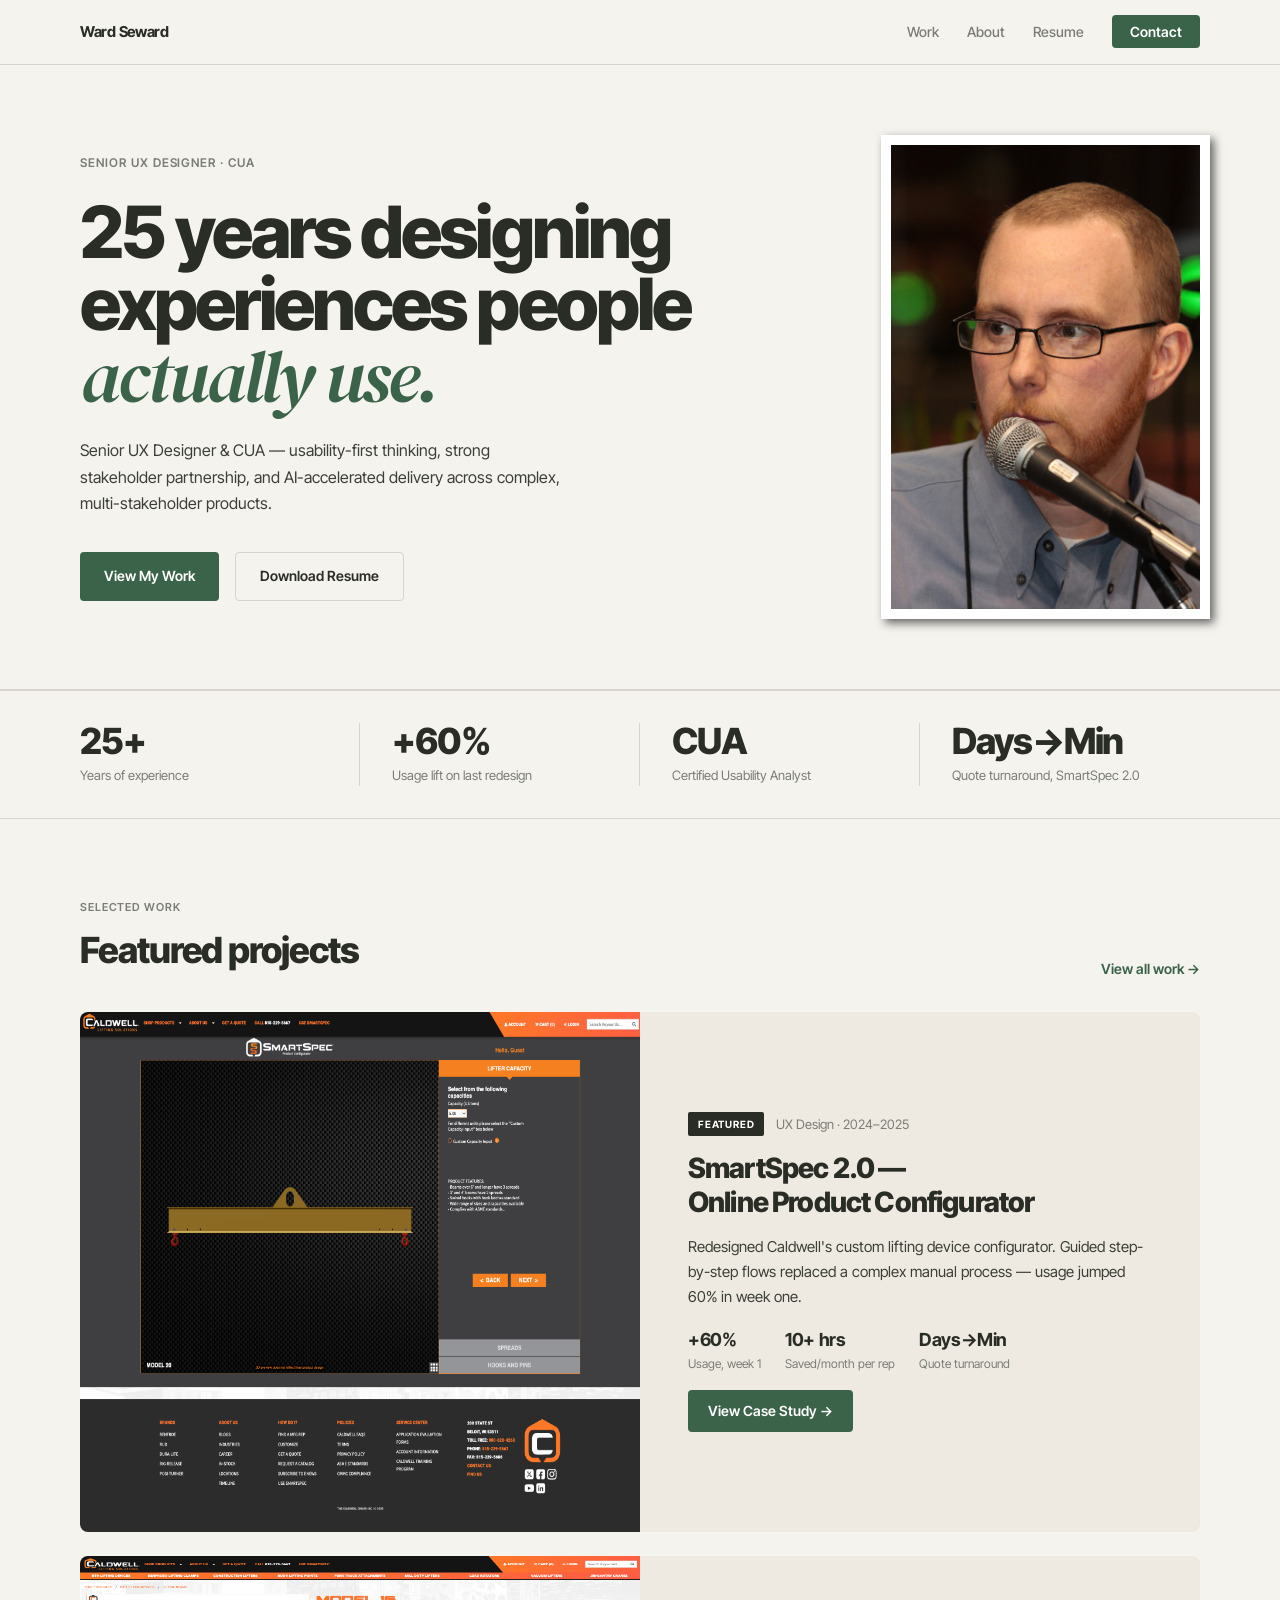
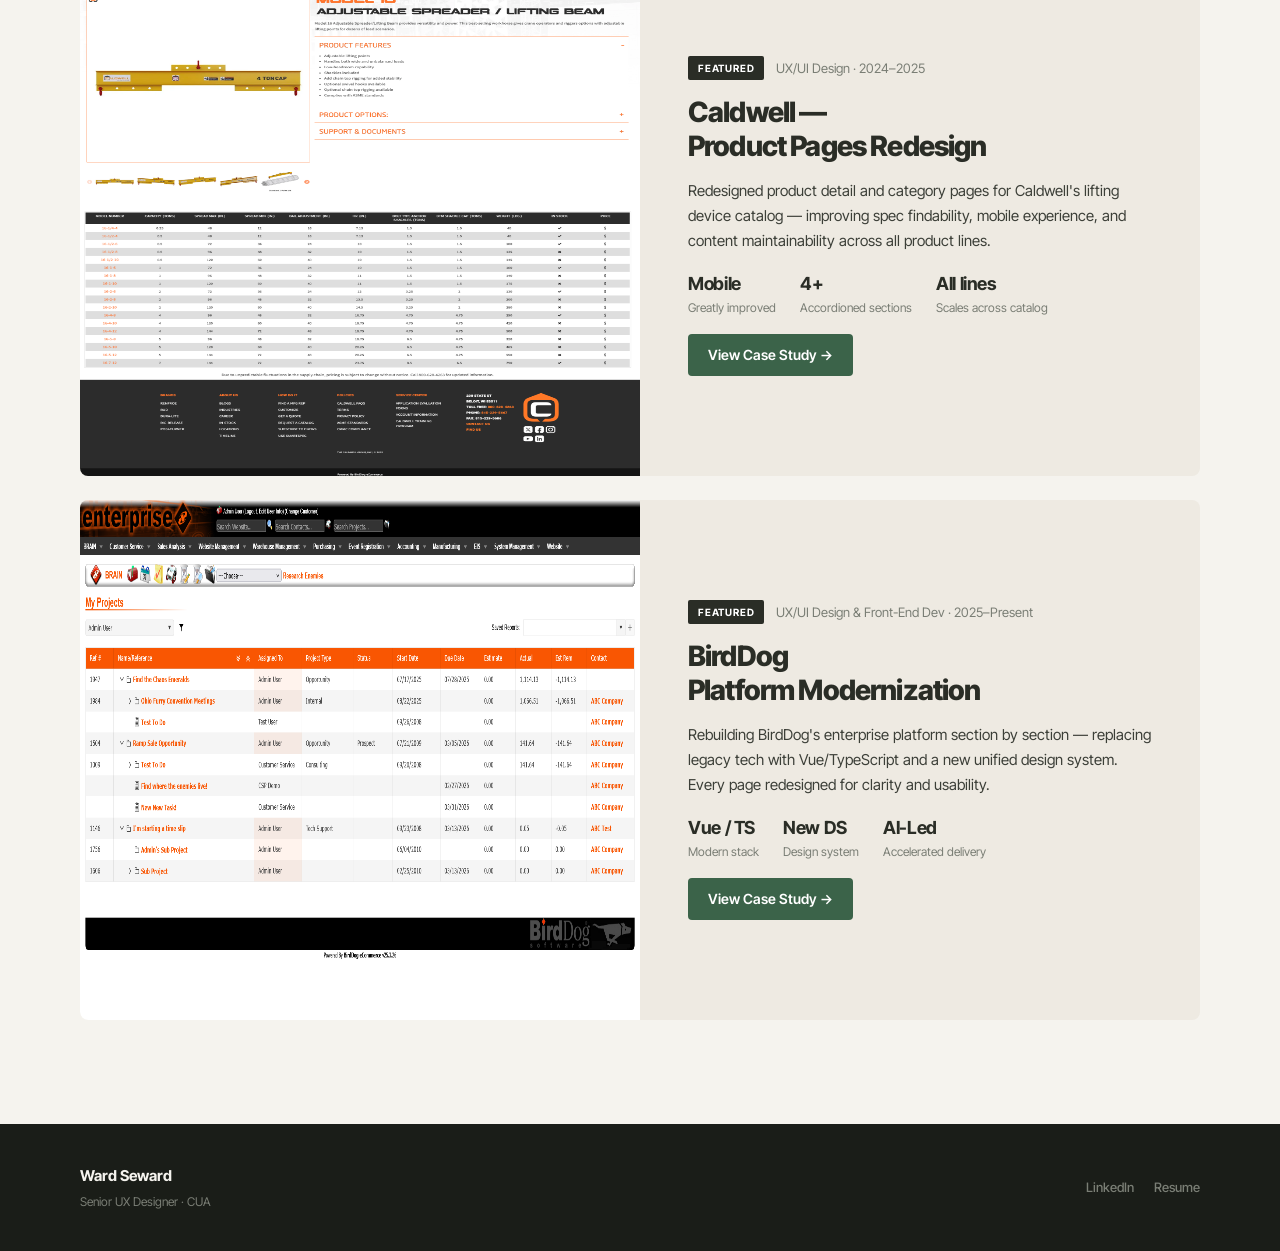
<file: index.html>
<!DOCTYPE html>
<html lang="en">
<head>
  <meta charset="UTF-8">
  <meta name="viewport" content="width=device-width, initial-scale=1.0">
  <title>Ward Seward — Senior UX Designer & CUA</title>
  <meta name="description" content="Senior UX Designer and Certified Usability Analyst with 25+ years delivering human-centered web experiences.">
  <link rel="apple-touch-icon" sizes="180x180" href="assets/favicon_io/apple-touch-icon.png">
  <link rel="icon" type="image/png" sizes="32x32" href="assets/favicon_io/favicon-32x32.png">
  <link rel="icon" type="image/png" sizes="16x16" href="assets/favicon_io/favicon-16x16.png">
  <link rel="shortcut icon" href="assets/favicon_io/favicon.ico">
  <link rel="manifest" href="assets/favicon_io/site.webmanifest">
  <link rel="stylesheet" href="css/styles.css">

 <!-- Google tag (gtag.js) -->
<script async src="https://www.googletagmanager.com/gtag/js?id=G-DD519RTJV2"></script>
<script>
  window.dataLayer = window.dataLayer || [];
  function gtag(){dataLayer.push(arguments);}
  gtag('js', new Date());

  gtag('config', 'G-DD519RTJV2');
</script>

</head>
<body>

  <!-- Nav -->
  <nav class="nav">
    <div class="nav-inner">
      <a href="index.html" class="nav-logo">Ward Seward</a>
      <ul class="nav-links">
        <li><a href="work.html">Work</a></li>
        <li><a href="about.html">About</a></li>
        <li><a href="resume.html">Resume</a></li>
        <li class="nav-cta"><a href="contact.html">Contact</a></li>
      </ul>
    </div>
  </nav>

  <!-- Hero -->
  <section class="home-hero">
    <div class="home-hero-inner">
      <div class="home-hero-text">
        <p class="home-hero-label">Senior UX Designer · CUA</p>
        <h1 class="home-hero-headline">
          25 years designing<br>
          experiences people<br>
          <em>actually use.</em>
        </h1>
        <p class="home-hero-sub">
          Senior UX Designer &amp; CUA — usability-first thinking, strong stakeholder partnership, and AI-accelerated delivery across complex, multi-stakeholder products.
        </p>
        <div class="home-hero-btns">
          <a href="work.html" class="btn btn-primary">View My Work</a>
          <a href="ward-seward-resume.pdf" class="btn btn-outline" target="_blank">Download Resume</a>
        </div>
      </div>
      <div class="home-hero-photo">
        <img
          src="assets/portgrabs/headshot.jpg"
          alt="Ward Seward"
        >
      </div>
    </div>
  </section>

  <!-- Stats Bar -->
  <div class="stats-bar">
    <div class="stats-bar-inner">
      <div class="stat">
        <div class="stat-value">25+</div>
        <div class="stat-label">Years of experience</div>
      </div>
      <div class="stat">
        <div class="stat-value">+60%</div>
        <div class="stat-label">Usage lift on last redesign</div>
      </div>
      <div class="stat">
        <div class="stat-value">CUA</div>
        <div class="stat-label">Certified Usability Analyst</div>
      </div>
      <div class="stat">
        <div class="stat-value">Days→Min</div>
        <div class="stat-label">Quote turnaround, SmartSpec 2.0</div>
      </div>
    </div>
  </div>

  <!-- Featured Work -->
  <section style="padding: 80px 0;">
    <div class="container">
      <div style="display: flex; justify-content: space-between; align-items: flex-end; margin-bottom: 32px;">
        <div>
          <p class="section-label">Selected Work</p>
          <h2 style="font-size: 36px; font-weight: 800; color: var(--dark); letter-spacing: -0.03em; margin-top: 6px;">Featured projects</h2>
        </div>
        <a href="work.html" style="font-size: 14px; font-weight: 600; color: var(--green);">View all work →</a>
      </div>

      <!-- SmartSpec Featured Card -->
      <div class="featured-card" style="margin-bottom: 24px;">
        <img
          src="assets/portgrabs/caldwell/smartspec_m20-1.png"
          alt="SmartSpec 2.0 configurator interface"
          class="featured-card-img"
          style="height: 520px;"
        >
        <div class="featured-card-body">
          <div class="featured-badge">
            <span class="badge">Featured</span>
            <span class="year">UX Design · 2024–2025</span>
          </div>
          <h3 class="featured-title">SmartSpec 2.0 —<br>Online Product Configurator</h3>
          <p class="featured-desc">Redesigned Caldwell's custom lifting device configurator. Guided step-by-step flows replaced a complex manual process — usage jumped 60% in week one.</p>
          <div class="featured-stats">
            <div>
              <div class="featured-stat-value">+60%</div>
              <div class="featured-stat-label">Usage, week 1</div>
            </div>
            <div>
              <div class="featured-stat-value">10+ hrs</div>
              <div class="featured-stat-label">Saved/month per rep</div>
            </div>
            <div>
              <div class="featured-stat-value">Days→Min</div>
              <div class="featured-stat-label">Quote turnaround</div>
            </div>
          </div>
          <a href="case-studies/smartspec.html" class="featured-link">View Case Study →</a>
        </div>
      </div>

      <!-- Caldwell Featured Card -->
      <div class="featured-card" style="margin-bottom: 24px;">
        <img
          src="assets/portgrabs/caldwell/caldwell_productPage.png"
          alt="Caldwell product pages redesign"
          class="featured-card-img"
          style="height: 520px;"
        >
        <div class="featured-card-body">
          <div class="featured-badge">
            <span class="badge">Featured</span>
            <span class="year">UX/UI Design · 2024–2025</span>
          </div>
          <h3 class="featured-title">Caldwell —<br>Product Pages Redesign</h3>
          <p class="featured-desc">Redesigned product detail and category pages for Caldwell's lifting device catalog — improving spec findability, mobile experience, and content maintainability across all product lines.</p>
          <div class="featured-stats">
            <div>
              <div class="featured-stat-value">Mobile</div>
              <div class="featured-stat-label">Greatly improved</div>
            </div>
            <div>
              <div class="featured-stat-value">4+</div>
              <div class="featured-stat-label">Accordioned sections</div>
            </div>
            <div>
              <div class="featured-stat-value">All lines</div>
              <div class="featured-stat-label">Scales across catalog</div>
            </div>
          </div>
          <a href="case-studies/caldwell.html" class="featured-link">View Case Study →</a>
        </div>
      </div>

      <!-- Phoenix Featured Card -->
      <div class="featured-card" style="margin-bottom: 24px;">
        <img
          src="assets/portgrabs/PHX/My-Projects.png"
          alt="BirdDog platform modernization"
          class="featured-card-img"
          style="height: 520px;"
        >
        <div class="featured-card-body">
          <div class="featured-badge">
            <span class="badge">Featured</span>
            <span class="year">UX/UI Design &amp; Front-End Dev · 2025–Present</span>
          </div>
          <h3 class="featured-title">BirdDog<br>Platform Modernization</h3>
          <p class="featured-desc">Rebuilding BirdDog's enterprise platform section by section — replacing legacy tech with Vue/TypeScript and a new unified design system. Every page redesigned for clarity and usability.</p>
          <div class="featured-stats">
            <div>
              <div class="featured-stat-value">Vue / TS</div>
              <div class="featured-stat-label">Modern stack</div>
            </div>
            <div>
              <div class="featured-stat-value">New DS</div>
              <div class="featured-stat-label">Design system</div>
            </div>
            <div>
              <div class="featured-stat-value">AI-Led</div>
              <div class="featured-stat-label">Accelerated delivery</div>
            </div>
          </div>
          <a href="case-studies/phoenix.html" class="featured-link">View Case Study →</a>
        </div>
      </div>

    </div>
  </section>

  <!-- Footer -->
  <footer class="footer">
    <div class="footer-inner">
      <div class="footer-left">
        <div class="footer-name">Ward Seward</div>
        <div class="footer-title">Senior UX Designer · CUA</div>
      </div>
      <div class="footer-links">
        <a href="https://linkedin.com/in/wardseward" target="_blank">LinkedIn</a>
        <a href="ward-seward-resume.pdf" target="_blank">Resume</a>
      </div>
    </div>
  </footer>

</body>
</html>
</file>
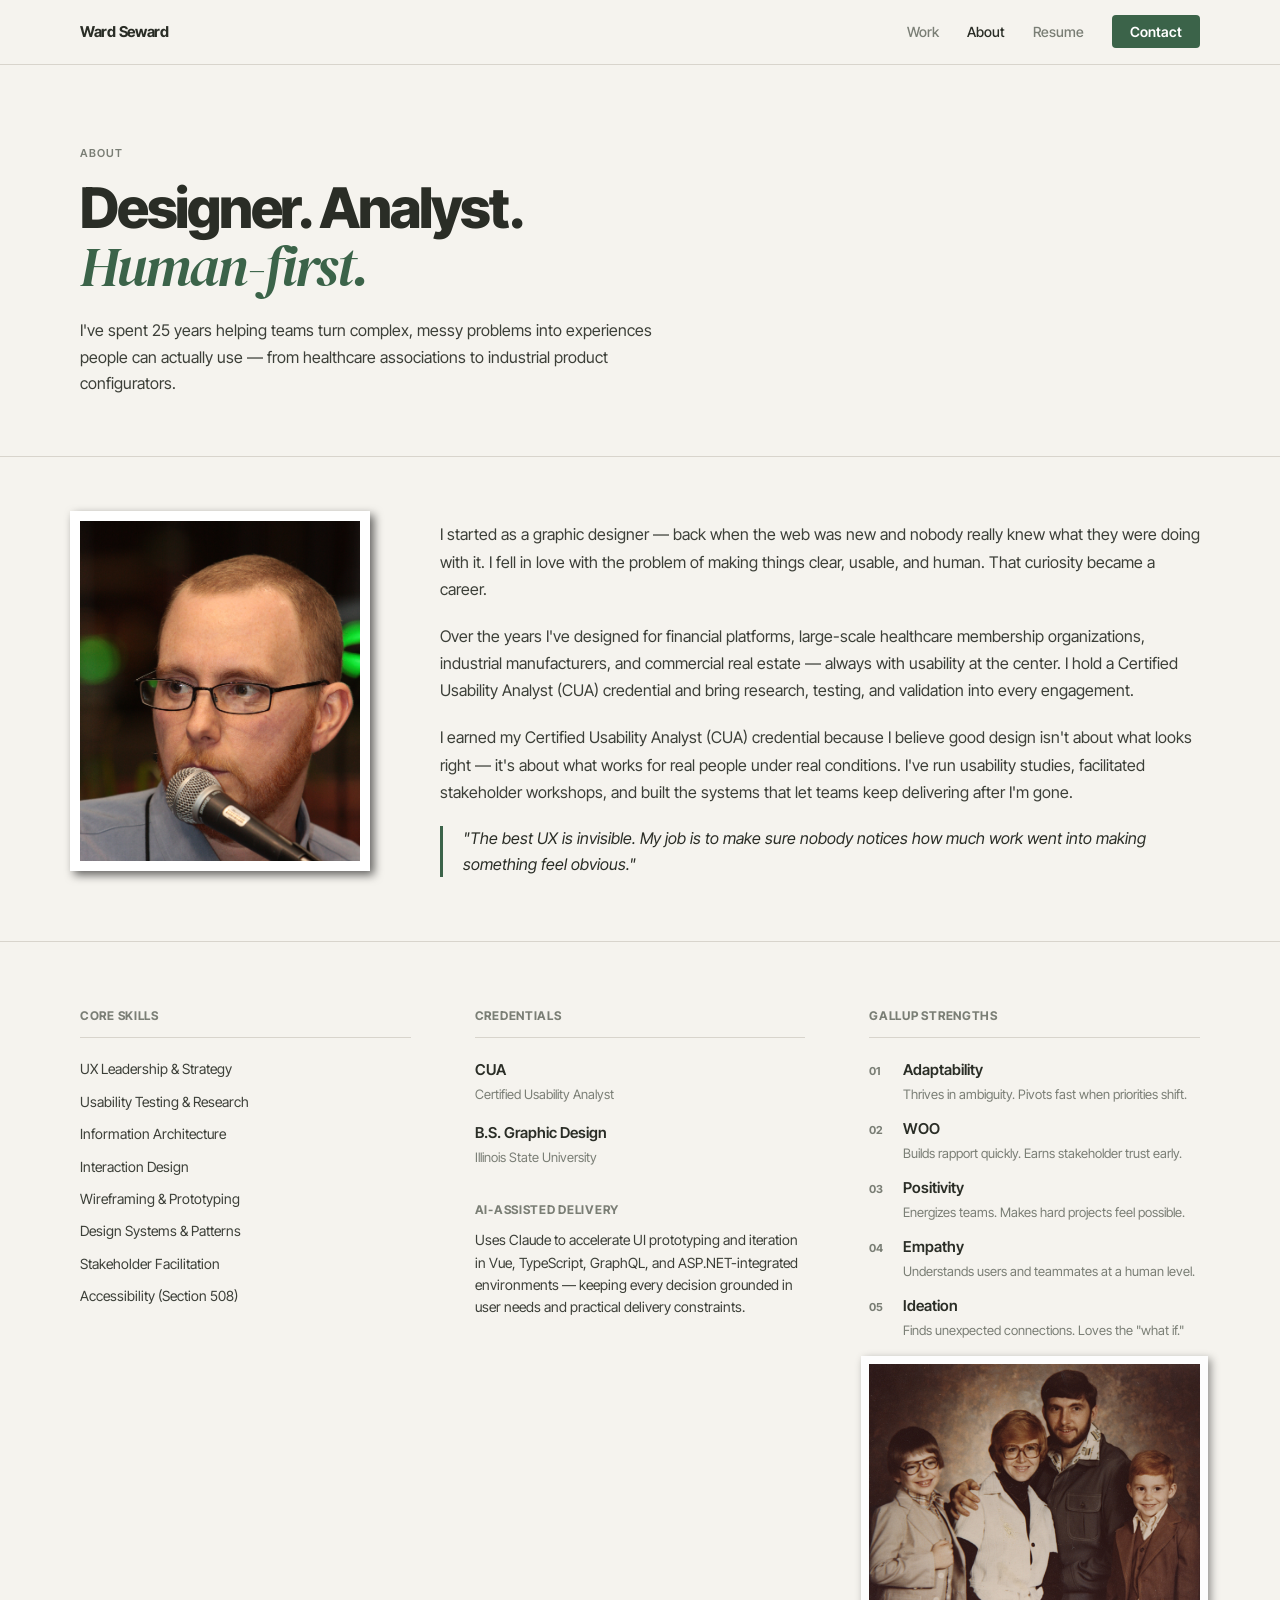
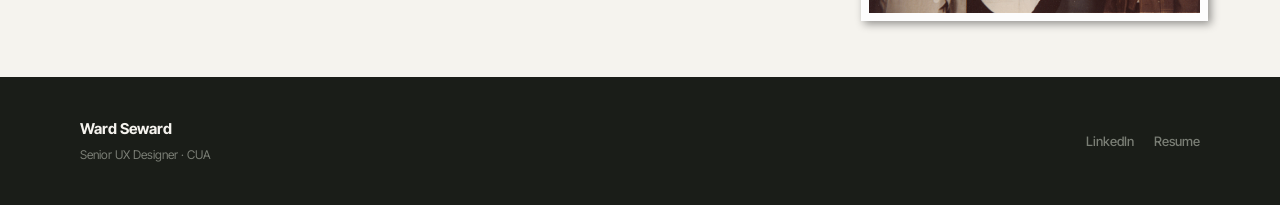
<file: about.html>
<!DOCTYPE html>
<html lang="en">
<head>
  <meta charset="UTF-8">
  <meta name="viewport" content="width=device-width, initial-scale=1.0">
  <title>About — Ward Seward</title>
  <meta name="description" content="About Ward Seward — Senior UX Designer and Certified Usability Analyst with 25+ years of experience.">
  <link rel="apple-touch-icon" sizes="180x180" href="assets/favicon_io/apple-touch-icon.png">
  <link rel="icon" type="image/png" sizes="32x32" href="assets/favicon_io/favicon-32x32.png">
  <link rel="icon" type="image/png" sizes="16x16" href="assets/favicon_io/favicon-16x16.png">
  <link rel="shortcut icon" href="assets/favicon_io/favicon.ico">
  <link rel="manifest" href="assets/favicon_io/site.webmanifest">
  <link rel="stylesheet" href="css/styles.css">
<!-- Google tag (gtag.js) -->
<script async src="https://www.googletagmanager.com/gtag/js?id=G-DD519RTJV2"></script>
<script>
  window.dataLayer = window.dataLayer || [];
  function gtag(){dataLayer.push(arguments);}
  gtag('js', new Date());

  gtag('config', 'G-DD519RTJV2');
</script>
</head>
<body>

  <!-- Nav -->
  <nav class="nav">
    <div class="nav-inner">
      <a href="index.html" class="nav-logo">Ward Seward</a>
      <ul class="nav-links">
        <li><a href="work.html">Work</a></li>
        <li><a href="about.html" style="color: var(--dark);">About</a></li>
        <li><a href="resume.html">Resume</a></li>
        <li class="nav-cta"><a href="contact.html">Contact</a></li>
      </ul>
    </div>
  </nav>

  <!-- Hero -->
  <section class="about-hero">
    <p class="section-label" style="margin-bottom: 16px;">About</p>
    <h1 class="about-headline">
      Designer. Analyst.<br>
      <em>Human-first.</em>
    </h1>
    <p class="about-sub">
      I've spent 25 years helping teams turn complex, messy problems into experiences people can actually use — from healthcare associations to industrial product configurators.
    </p>
  </section>

  <!-- Bio + Photo -->
  <section class="about-bio-section">
    <div class="about-bio-inner">
      <img
        src="assets/portgrabs/IMG_1521.jpg"
        alt="Ward Seward"
        class="about-photo"
      >
      <div class="about-bio-text">
        <p>
          I started as a graphic designer — back when the web was new and nobody really knew what they were doing with it. I fell in love with the problem of making things clear, usable, and human. That curiosity became a career.
        </p>
        <p>
          Over the years I've designed for financial platforms, large-scale healthcare membership organizations, industrial manufacturers, and commercial real estate — always with usability at the center. I hold a Certified Usability Analyst (CUA) credential and bring research, testing, and validation into every engagement.
        </p>
        <p>
          I earned my Certified Usability Analyst (CUA) credential because I believe good design isn't about what looks right — it's about what works for real people under real conditions. I've run usability studies, facilitated stakeholder workshops, and built the systems that let teams keep delivering after I'm gone.
        </p>
        <blockquote>
          "The best UX is invisible. My job is to make sure nobody notices how much work went into making something feel obvious."
        </blockquote>
      </div>
    </div>
  </section>

  <!-- Skills + Strengths -->
  <section class="about-skills-section">
    <div class="about-skills-inner">

      <!-- Core Skills -->
      <div>
        <p class="about-skills-col-label">Core Skills</p>
        <ul class="about-skill-list">
          <li>UX Leadership &amp; Strategy</li>
          <li>Usability Testing &amp; Research</li>
          <li>Information Architecture</li>
          <li>Interaction Design</li>
          <li>Wireframing &amp; Prototyping</li>
          <li>Design Systems &amp; Patterns</li>
          <li>Stakeholder Facilitation</li>
          <li>Accessibility (Section 508)</li>
        </ul>
      </div>

      <!-- Credentials + AI -->
      <div>
        <p class="about-skills-col-label">Credentials</p>
        <ul class="cred-list">
          <li class="cred-item">
            <div class="cred-title">CUA</div>
            <div class="cred-sub">Certified Usability Analyst</div>
          </li>
          <li class="cred-item">
            <div class="cred-title">B.S. Graphic Design</div>
            <div class="cred-sub">Illinois State University</div>
          </li>
        </ul>
        <div style="margin-top: 32px;">
          <p style="font-size: 12px; font-weight: 700; letter-spacing: 0.06em; text-transform: uppercase; color: var(--muted); margin-bottom: 10px;">AI-Assisted Delivery</p>
          <p style="font-size: 14px; color: var(--body); line-height: 1.6;">
            Uses Claude to accelerate UI prototyping and iteration in Vue, TypeScript, GraphQL, and ASP.NET-integrated environments — keeping every decision grounded in user needs and practical delivery constraints.
          </p>
        </div>
      </div>

      <!-- Gallup Strengths -->
      <div>
        <p class="about-skills-col-label">Gallup Strengths</p>
        <ul class="gallup-list">
          <li class="gallup-item">
            <span class="gallup-num">01</span>
            <div>
              <div class="gallup-strength">Adaptability</div>
              <div style="font-size: 13px; color: var(--muted); margin-top: 2px;">Thrives in ambiguity. Pivots fast when priorities shift.</div>
            </div>
          </li>
          <li class="gallup-item">
            <span class="gallup-num">02</span>
            <div>
              <div class="gallup-strength">WOO</div>
              <div style="font-size: 13px; color: var(--muted); margin-top: 2px;">Builds rapport quickly. Earns stakeholder trust early.</div>
            </div>
          </li>
          <li class="gallup-item">
            <span class="gallup-num">03</span>
            <div>
              <div class="gallup-strength">Positivity</div>
              <div style="font-size: 13px; color: var(--muted); margin-top: 2px;">Energizes teams. Makes hard projects feel possible.</div>
            </div>
          </li>
          <li class="gallup-item">
            <span class="gallup-num">04</span>
            <div>
              <div class="gallup-strength">Empathy</div>
              <div style="font-size: 13px; color: var(--muted); margin-top: 2px;">Understands users and teammates at a human level.</div>
            </div>
          </li>
          <li class="gallup-item">
            <span class="gallup-num">05</span>
            <div>
              <div class="gallup-strength">Ideation</div>
              <div style="font-size: 13px; color: var(--muted); margin-top: 2px;">Finds unexpected connections. Loves the "what if."</div>
            </div>
          </li>
        </ul>
        <img
          src="assets/portgrabs/family-portrait.png"
          alt="Ward Seward family photo"
          class="about-family-portrait"
        >
      </div>

    </div>
  </section>

  <!-- Footer -->
  <footer class="footer">
    <div class="footer-inner">
      <div class="footer-left">
        <div class="footer-name">Ward Seward</div>
        <div class="footer-title">Senior UX Designer · CUA</div>
      </div>
      <div class="footer-links">
        <a href="https://linkedin.com/in/wardseward" target="_blank">LinkedIn</a>
        <a href="ward-seward-resume.pdf" target="_blank">Resume</a>
      </div>
    </div>
  </footer>

</body>
</html>
</file>
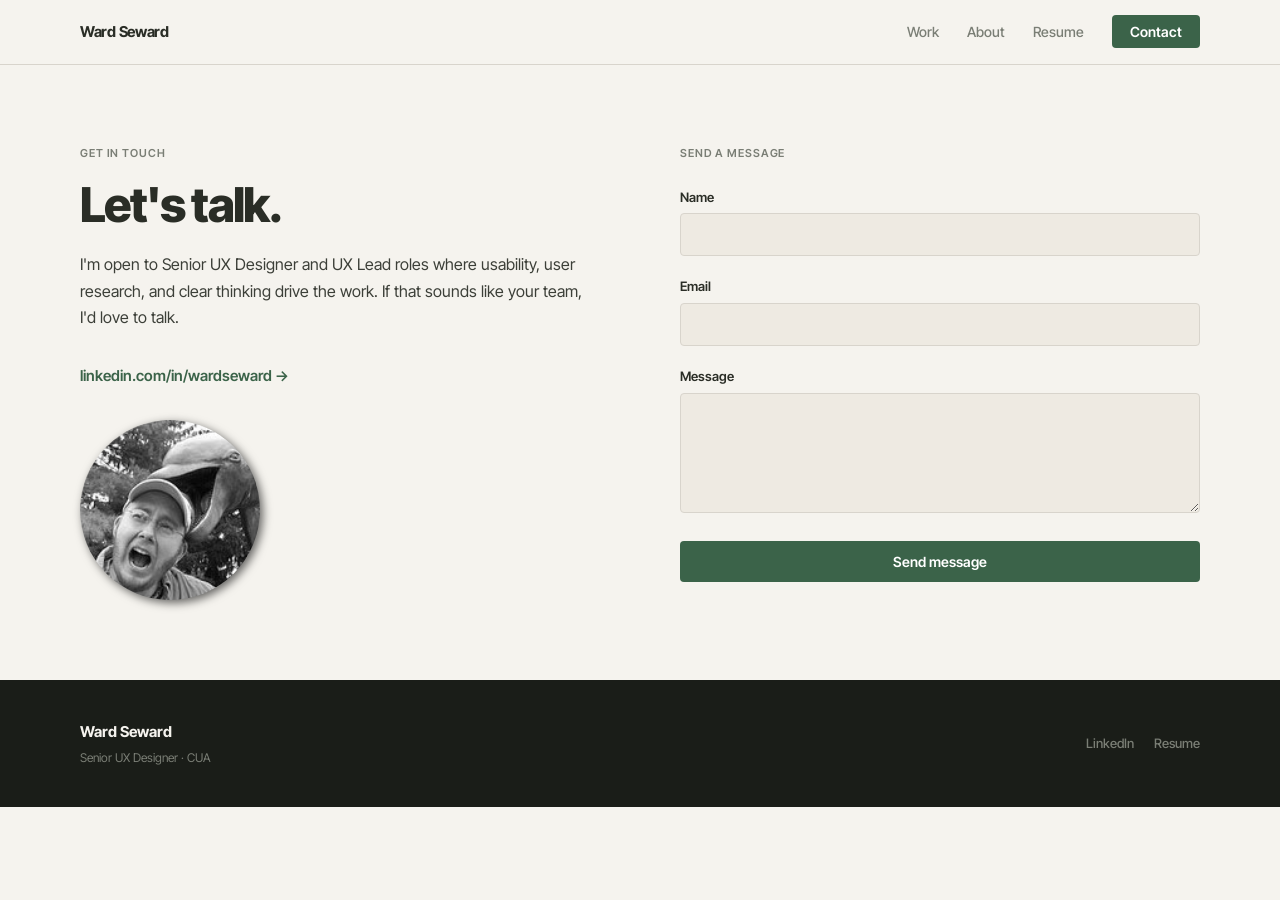
<file: contact.html>
<!DOCTYPE html>
<html lang="en">
<head>
  <meta charset="UTF-8">
  <meta name="viewport" content="width=device-width, initial-scale=1.0">
  <title>Contact — Ward Seward</title>
  <meta name="description" content="Get in touch with Ward Seward, Senior UX Designer.">
  <link rel="apple-touch-icon" sizes="180x180" href="assets/favicon_io/apple-touch-icon.png">
  <link rel="icon" type="image/png" sizes="32x32" href="assets/favicon_io/favicon-32x32.png">
  <link rel="icon" type="image/png" sizes="16x16" href="assets/favicon_io/favicon-16x16.png">
  <link rel="shortcut icon" href="assets/favicon_io/favicon.ico">
  <link rel="manifest" href="assets/favicon_io/site.webmanifest">
  <link rel="stylesheet" href="css/styles.css">
<!-- Google tag (gtag.js) -->
<script async src="https://www.googletagmanager.com/gtag/js?id=G-DD519RTJV2"></script>
<script>
  window.dataLayer = window.dataLayer || [];
  function gtag(){dataLayer.push(arguments);}
  gtag('js', new Date());

  gtag('config', 'G-DD519RTJV2');
</script>
</head>
<body>

  <!-- Nav -->
  <nav class="nav">
    <div class="nav-inner">
      <a href="index.html" class="nav-logo">Ward Seward</a>
      <ul class="nav-links">
        <li><a href="work.html">Work</a></li>
        <li><a href="about.html">About</a></li>
        <li><a href="resume.html">Resume</a></li>
        <li class="nav-cta"><a href="contact.html">Contact</a></li>
      </ul>
    </div>
  </nav>

  <!-- Contact Layout -->
  <section class="contact-layout">
    <div>
      <p class="contact-intro-label">Get in touch</p>
      <h1 class="contact-headline">Let's talk.</h1>
      <p class="contact-body">
        I'm open to Senior UX Designer and UX Lead roles where usability, user research, and clear thinking drive the work. If that sounds like your team, I'd love to talk.
      </p>
      <a href="https://linkedin.com/in/wardseward" target="_blank" class="contact-linkedin">linkedin.com/in/wardseward →</a>
      <img
        src="assets/portgrabs/ward-outdoors.png"
        alt="Ward Seward"
        class="contact-photo"
      >
    </div>
    <div>
      <p class="contact-form-label">Send a message</p>
      <form id="contact-form">
        <input type="hidden" name="access_key" value="127e309e-e492-4948-ae36-ac010305cf50">
        <input type="hidden" name="subject" value="Portfolio contact from wardseward.com">
        <div class="form-group">
          <label for="name">Name</label>
          <input type="text" id="name" name="name" autocomplete="name" required>
        </div>
        <div class="form-group">
          <label for="email">Email</label>
          <input type="email" id="email" name="email" autocomplete="email" required>
        </div>
        <div class="form-group">
          <label for="message">Message</label>
          <textarea id="message" name="message" rows="5" required></textarea>
        </div>
        <button type="submit" id="submit-btn" class="btn btn-primary" style="width: 100%; justify-content: center;">Send message</button>
        <p id="form-status" style="display:none; margin-top: 1rem; text-align: center;"></p>
      </form>
      <script>
        document.getElementById('contact-form').addEventListener('submit', async function(e) {
          e.preventDefault();
          const btn = document.getElementById('submit-btn');
          const status = document.getElementById('form-status');
          btn.disabled = true;
          btn.textContent = 'Sending…';
          const data = Object.fromEntries(new FormData(this));
          const res = await fetch('https://api.web3forms.com/submit', {
            method: 'POST',
            headers: { 'Content-Type': 'application/json', 'Accept': 'application/json' },
            body: JSON.stringify(data)
          });
          const json = await res.json();
          status.style.display = 'block';
          if (json.success) {
            status.textContent = "Message sent! I'll be in touch soon.";
            status.style.color = 'green';
            this.reset();
          } else {
            status.textContent = 'Something went wrong. Please try again.';
            status.style.color = 'red';
          }
          btn.disabled = false;
          btn.textContent = 'Send message';
        });
      </script>
    </div>
  </section>

  <!-- Footer -->
  <footer class="footer">
    <div class="footer-inner">
      <div class="footer-left">
        <div class="footer-name">Ward Seward</div>
        <div class="footer-title">Senior UX Designer · CUA</div>
      </div>
      <div class="footer-links">
        <a href="https://linkedin.com/in/wardseward" target="_blank">LinkedIn</a>
        <a href="ward-seward-resume.pdf" target="_blank">Resume</a>
      </div>
    </div>
  </footer>

</body>
</html>
</file>
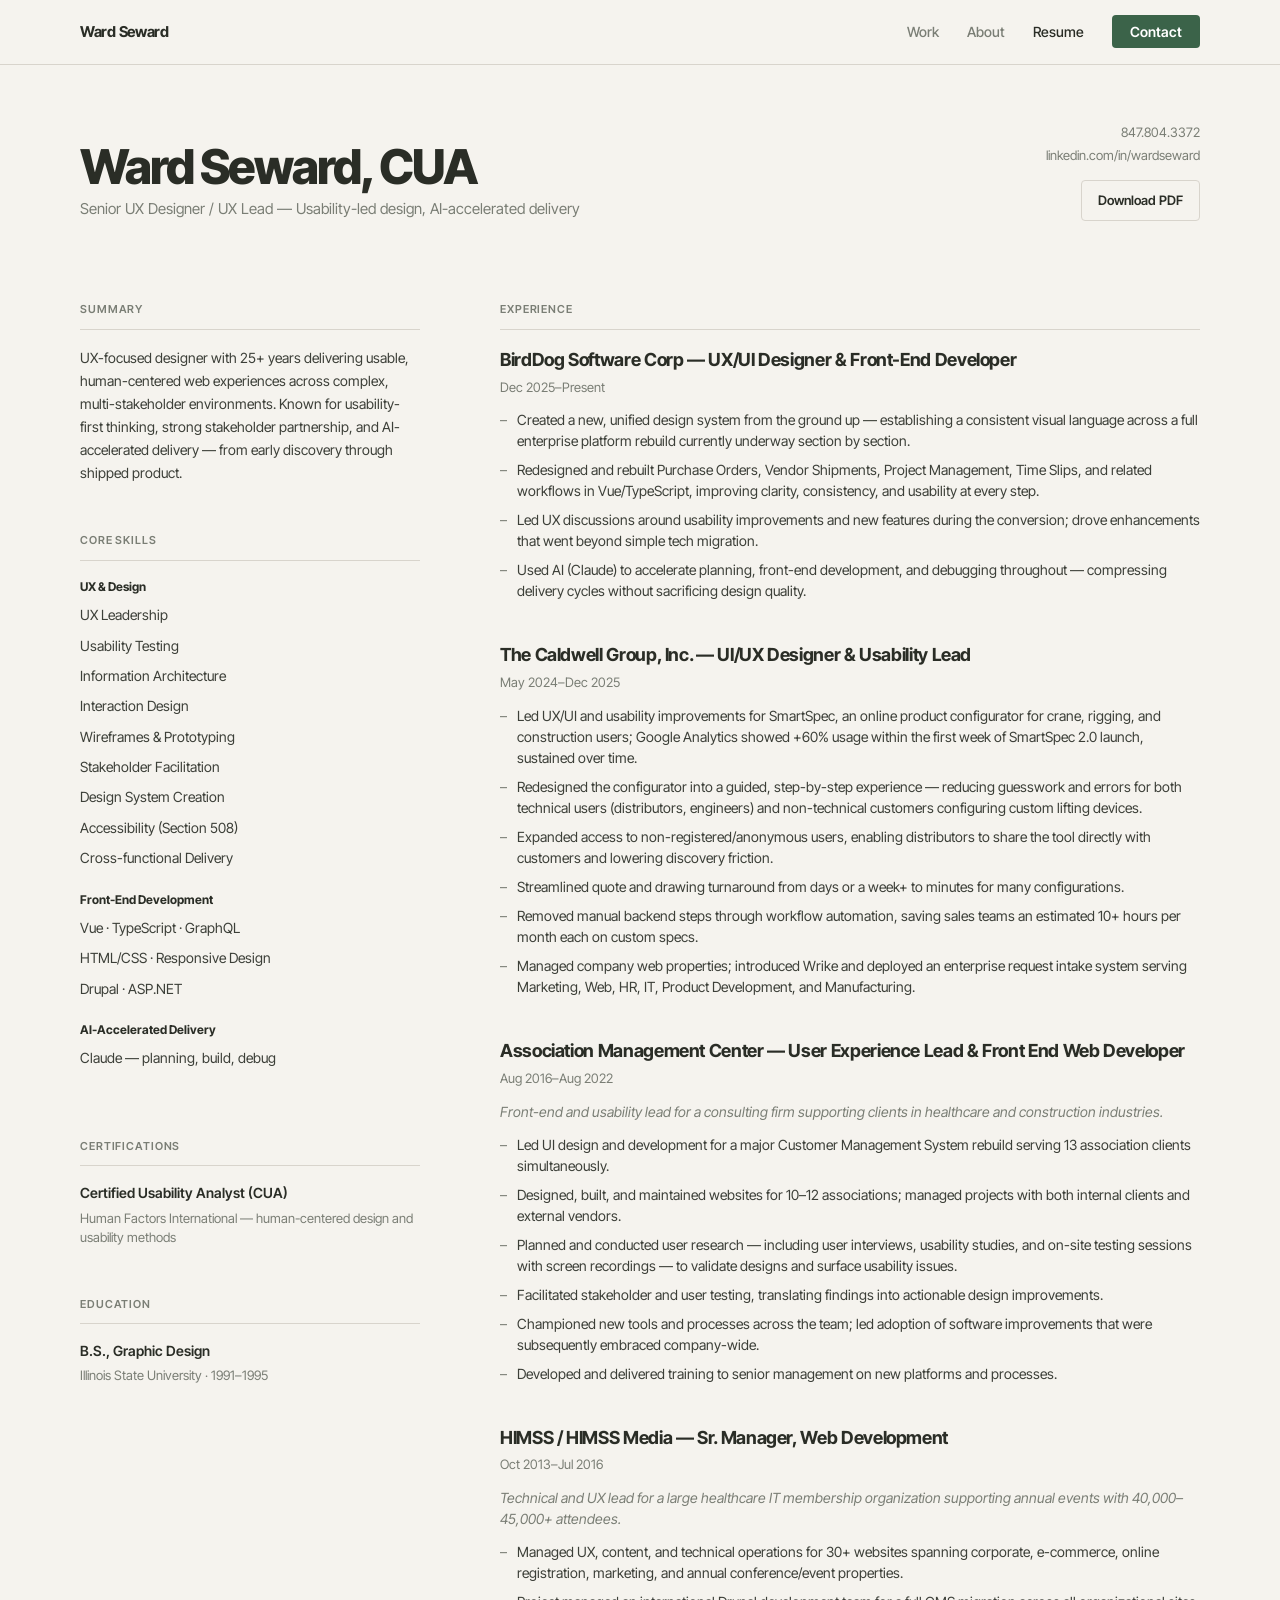
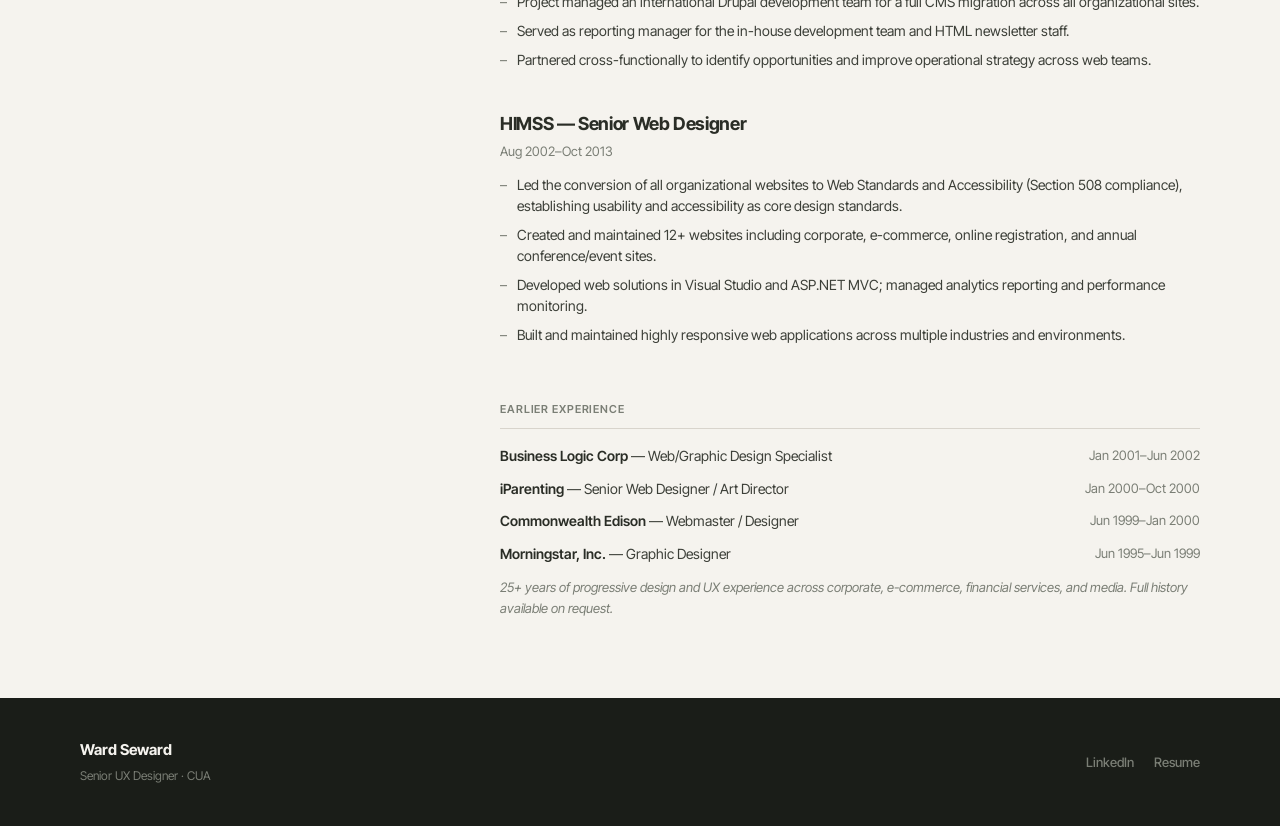
<file: resume.html>
<!DOCTYPE html>
<html lang="en">
<head>
  <meta charset="UTF-8">
  <meta name="viewport" content="width=device-width, initial-scale=1.0">
  <title>Resume — Ward Seward</title>
  <meta name="description" content="Resume of Ward Seward, Senior UX Designer and Certified Usability Analyst.">
  <link rel="apple-touch-icon" sizes="180x180" href="assets/favicon_io/apple-touch-icon.png">
  <link rel="icon" type="image/png" sizes="32x32" href="assets/favicon_io/favicon-32x32.png">
  <link rel="icon" type="image/png" sizes="16x16" href="assets/favicon_io/favicon-16x16.png">
  <link rel="shortcut icon" href="assets/favicon_io/favicon.ico">
  <link rel="manifest" href="assets/favicon_io/site.webmanifest">
  <link rel="stylesheet" href="css/styles.css">
<!-- Google tag (gtag.js) -->
<script async src="https://www.googletagmanager.com/gtag/js?id=G-DD519RTJV2"></script>
<script>
  window.dataLayer = window.dataLayer || [];
  function gtag(){dataLayer.push(arguments);}
  gtag('js', new Date());

  gtag('config', 'G-DD519RTJV2');
</script>
</head>
<body>

  <!-- Nav -->
  <nav class="nav">
    <div class="nav-inner">
      <a href="index.html" class="nav-logo">Ward Seward</a>
      <ul class="nav-links">
        <li><a href="work.html">Work</a></li>
        <li><a href="about.html">About</a></li>
        <li><a href="resume.html" style="color: var(--dark);">Resume</a></li>
        <li class="nav-cta"><a href="contact.html">Contact</a></li>
      </ul>
    </div>
  </nav>

  <!-- Resume Header -->
  <div class="resume-header-row">
    <div>
      <h1 class="resume-name">Ward Seward, CUA</h1>
      <p class="resume-headline">Senior UX Designer / UX Lead — Usability-led design, AI-accelerated delivery</p>
    </div>
    <div class="resume-contact">
      <div>847.804.3372</div>
      <div><a href="https://linkedin.com/in/wardseward" target="_blank">linkedin.com/in/wardseward</a></div>
      <div style="margin-top: 12px;">
        <a href="ward-seward-resume.pdf" class="btn btn-outline" target="_blank" style="font-size: 13px; padding: 8px 16px;">Download PDF</a>
      </div>
    </div>
  </div>

  <!-- Resume Body -->
  <div class="resume-layout">

    <!-- Sidebar -->
    <aside class="resume-sidebar">

      <div>
        <p class="resume-section-label">Summary</p>
        <p style="font-size: 14px; color: var(--body); line-height: 1.65;">
          UX-focused designer with 25+ years delivering usable, human-centered web experiences across complex, multi-stakeholder environments. Known for usability-first thinking, strong stakeholder partnership, and AI-accelerated delivery — from early discovery through shipped product.
        </p>
      </div>

      <div>
        <p class="resume-section-label">Core Skills</p>
        <div class="skill-group">
          <p class="skill-group-label">UX &amp; Design</p>
          <ul class="skill-list">
            <li>UX Leadership</li>
            <li>Usability Testing</li>
            <li>Information Architecture</li>
            <li>Interaction Design</li>
            <li>Wireframes &amp; Prototyping</li>
            <li>Stakeholder Facilitation</li>
            <li>Design System Creation</li>
            <li>Accessibility (Section 508)</li>
            <li>Cross-functional Delivery</li>
          </ul>
        </div>
        <div class="skill-group">
          <p class="skill-group-label">Front-End Development</p>
          <ul class="skill-list">
            <li>Vue · TypeScript · GraphQL</li>
            <li>HTML/CSS · Responsive Design</li>
            <li>Drupal · ASP.NET</li>
          </ul>
        </div>
        <div class="skill-group">
          <p class="skill-group-label">AI-Accelerated Delivery</p>
          <ul class="skill-list">
            <li>Claude — planning, build, debug</li>
          </ul>
        </div>
      </div>

      <div>
        <p class="resume-section-label">Certifications</p>
        <p style="font-size: 14px; font-weight: 600; color: var(--dark);">Certified Usability Analyst (CUA)</p>
        <p style="font-size: 13px; color: var(--muted); margin-top: 4px; line-height: 1.5;">Human Factors International — human-centered design and usability methods</p>
      </div>

      <div>
        <p class="resume-section-label">Education</p>
        <p style="font-size: 14px; font-weight: 600; color: var(--dark);">B.S., Graphic Design</p>
        <p style="font-size: 13px; color: var(--muted); margin-top: 2px;">Illinois State University · 1991–1995</p>
      </div>

    </aside>

    <!-- Main Content -->
    <main class="resume-main">

      <div>
        <p class="resume-section-label">Experience</p>

        <div class="job">
          <div class="job-header">
            <div class="job-title">BirdDog Software Corp — UX/UI Designer &amp; Front-End Developer</div>
            <div class="job-meta">Dec 2025–Present</div>
          </div>
          <ul class="job-bullets">
            <li>Created a new, unified design system from the ground up — establishing a consistent visual language across a full enterprise platform rebuild currently underway section by section.</li>
            <li>Redesigned and rebuilt Purchase Orders, Vendor Shipments, Project Management, Time Slips, and related workflows in Vue/TypeScript, improving clarity, consistency, and usability at every step.</li>
            <li>Led UX discussions around usability improvements and new features during the conversion; drove enhancements that went beyond simple tech migration.</li>
            <li>Used AI (Claude) to accelerate planning, front-end development, and debugging throughout — compressing delivery cycles without sacrificing design quality.</li>
          </ul>
        </div>

        <div class="job">
          <div class="job-header">
            <div class="job-title">The Caldwell Group, Inc. — UI/UX Designer &amp; Usability Lead</div>
            <div class="job-meta">May 2024–Dec 2025</div>
          </div>
          <ul class="job-bullets">
            <li>Led UX/UI and usability improvements for SmartSpec, an online product configurator for crane, rigging, and construction users; Google Analytics showed +60% usage within the first week of SmartSpec 2.0 launch, sustained over time.</li>
            <li>Redesigned the configurator into a guided, step-by-step experience — reducing guesswork and errors for both technical users (distributors, engineers) and non-technical customers configuring custom lifting devices.</li>
            <li>Expanded access to non-registered/anonymous users, enabling distributors to share the tool directly with customers and lowering discovery friction.</li>
            <li>Streamlined quote and drawing turnaround from days or a week+ to minutes for many configurations.</li>
            <li>Removed manual backend steps through workflow automation, saving sales teams an estimated 10+ hours per month each on custom specs.</li>
            <li>Managed company web properties; introduced Wrike and deployed an enterprise request intake system serving Marketing, Web, HR, IT, Product Development, and Manufacturing.</li>
          </ul>
        </div>

        <div class="job">
          <div class="job-header">
            <div class="job-title">Association Management Center — User Experience Lead &amp; Front End Web Developer</div>
            <div class="job-meta">Aug 2016–Aug 2022</div>
          </div>
          <p class="job-intro">Front-end and usability lead for a consulting firm supporting clients in healthcare and construction industries.</p>
          <ul class="job-bullets">
            <li>Led UI design and development for a major Customer Management System rebuild serving 13 association clients simultaneously.</li>
            <li>Designed, built, and maintained websites for 10–12 associations; managed projects with both internal clients and external vendors.</li>
            <li>Planned and conducted user research — including user interviews, usability studies, and on-site testing sessions with screen recordings — to validate designs and surface usability issues.</li>
            <li>Facilitated stakeholder and user testing, translating findings into actionable design improvements.</li>
            <li>Championed new tools and processes across the team; led adoption of software improvements that were subsequently embraced company-wide.</li>
            <li>Developed and delivered training to senior management on new platforms and processes.</li>
          </ul>
        </div>

        <div class="job">
          <div class="job-header">
            <div class="job-title">HIMSS / HIMSS Media — Sr. Manager, Web Development</div>
            <div class="job-meta">Oct 2013–Jul 2016</div>
          </div>
          <p class="job-intro">Technical and UX lead for a large healthcare IT membership organization supporting annual events with 40,000–45,000+ attendees.</p>
          <ul class="job-bullets">
            <li>Managed UX, content, and technical operations for 30+ websites spanning corporate, e-commerce, online registration, marketing, and annual conference/event properties.</li>
            <li>Project managed an international Drupal development team for a full CMS migration across all organizational sites.</li>
            <li>Served as reporting manager for the in-house development team and HTML newsletter staff.</li>
            <li>Partnered cross-functionally to identify opportunities and improve operational strategy across web teams.</li>
          </ul>
        </div>

        <div class="job">
          <div class="job-header">
            <div class="job-title">HIMSS — Senior Web Designer</div>
            <div class="job-meta">Aug 2002–Oct 2013</div>
          </div>
          <ul class="job-bullets">
            <li>Led the conversion of all organizational websites to Web Standards and Accessibility (Section 508 compliance), establishing usability and accessibility as core design standards.</li>
            <li>Created and maintained 12+ websites including corporate, e-commerce, online registration, and annual conference/event sites.</li>
            <li>Developed web solutions in Visual Studio and ASP.NET MVC; managed analytics reporting and performance monitoring.</li>
            <li>Built and maintained highly responsive web applications across multiple industries and environments.</li>
          </ul>
        </div>
      </div>

      <div>
        <p class="resume-section-label">Earlier Experience</p>
        <ul class="earlier-list">
          <li class="earlier-item">
            <span><span class="company">Business Logic Corp</span> <span class="role">— Web/Graphic Design Specialist</span></span>
            <span class="dates">Jan 2001–Jun 2002</span>
          </li>
          <li class="earlier-item">
            <span><span class="company">iParenting</span> <span class="role">— Senior Web Designer / Art Director</span></span>
            <span class="dates">Jan 2000–Oct 2000</span>
          </li>
          <li class="earlier-item">
            <span><span class="company">Commonwealth Edison</span> <span class="role">— Webmaster / Designer</span></span>
            <span class="dates">Jun 1999–Jan 2000</span>
          </li>
          <li class="earlier-item">
            <span><span class="company">Morningstar, Inc.</span> <span class="role">— Graphic Designer</span></span>
            <span class="dates">Jun 1995–Jun 1999</span>
          </li>
        </ul>
        <p class="earlier-note">25+ years of progressive design and UX experience across corporate, e-commerce, financial services, and media. Full history available on request.</p>
      </div>

    </main>
  </div>

  <!-- Footer -->
  <footer class="footer">
    <div class="footer-inner">
      <div class="footer-left">
        <div class="footer-name">Ward Seward</div>
        <div class="footer-title">Senior UX Designer · CUA</div>
      </div>
      <div class="footer-links">
        <a href="https://linkedin.com/in/wardseward" target="_blank">LinkedIn</a>
        <a href="ward-seward-resume.pdf" target="_blank">Resume</a>
      </div>
    </div>
  </footer>

</body>
</html>
</file>
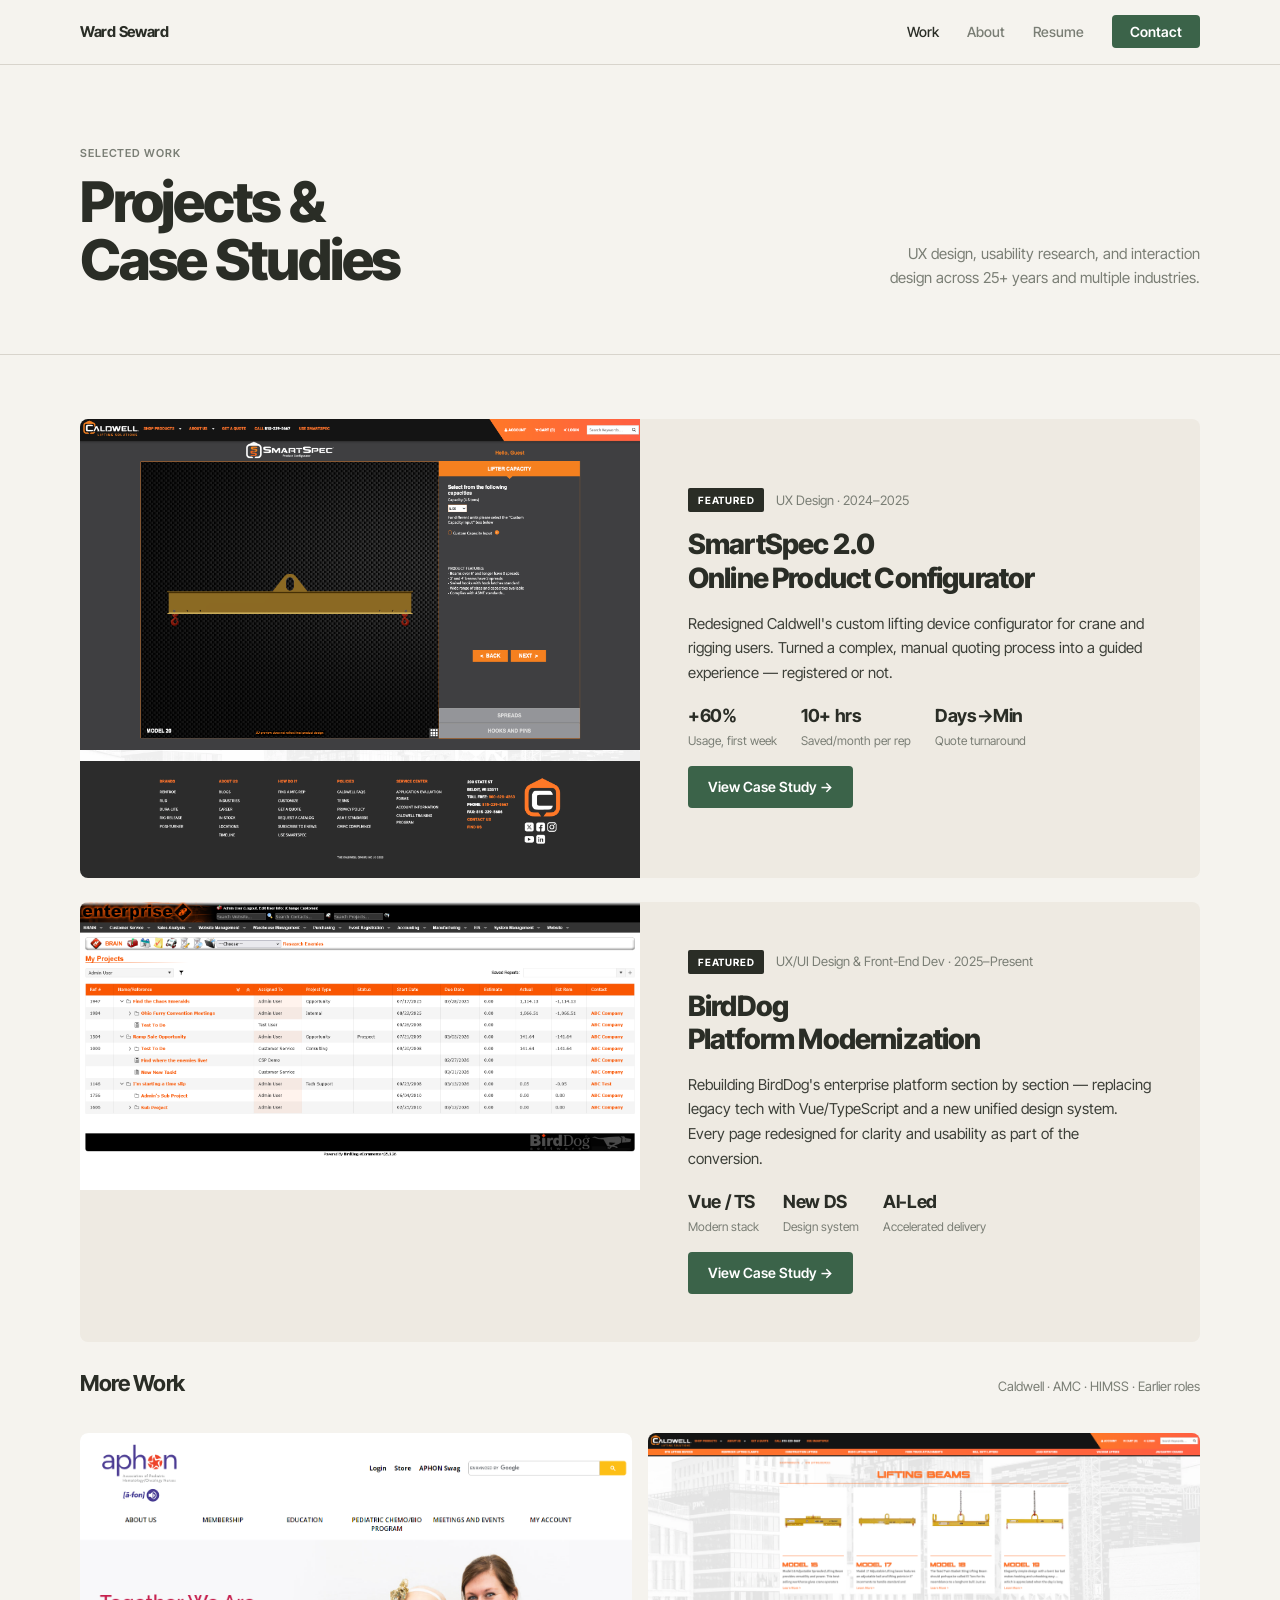
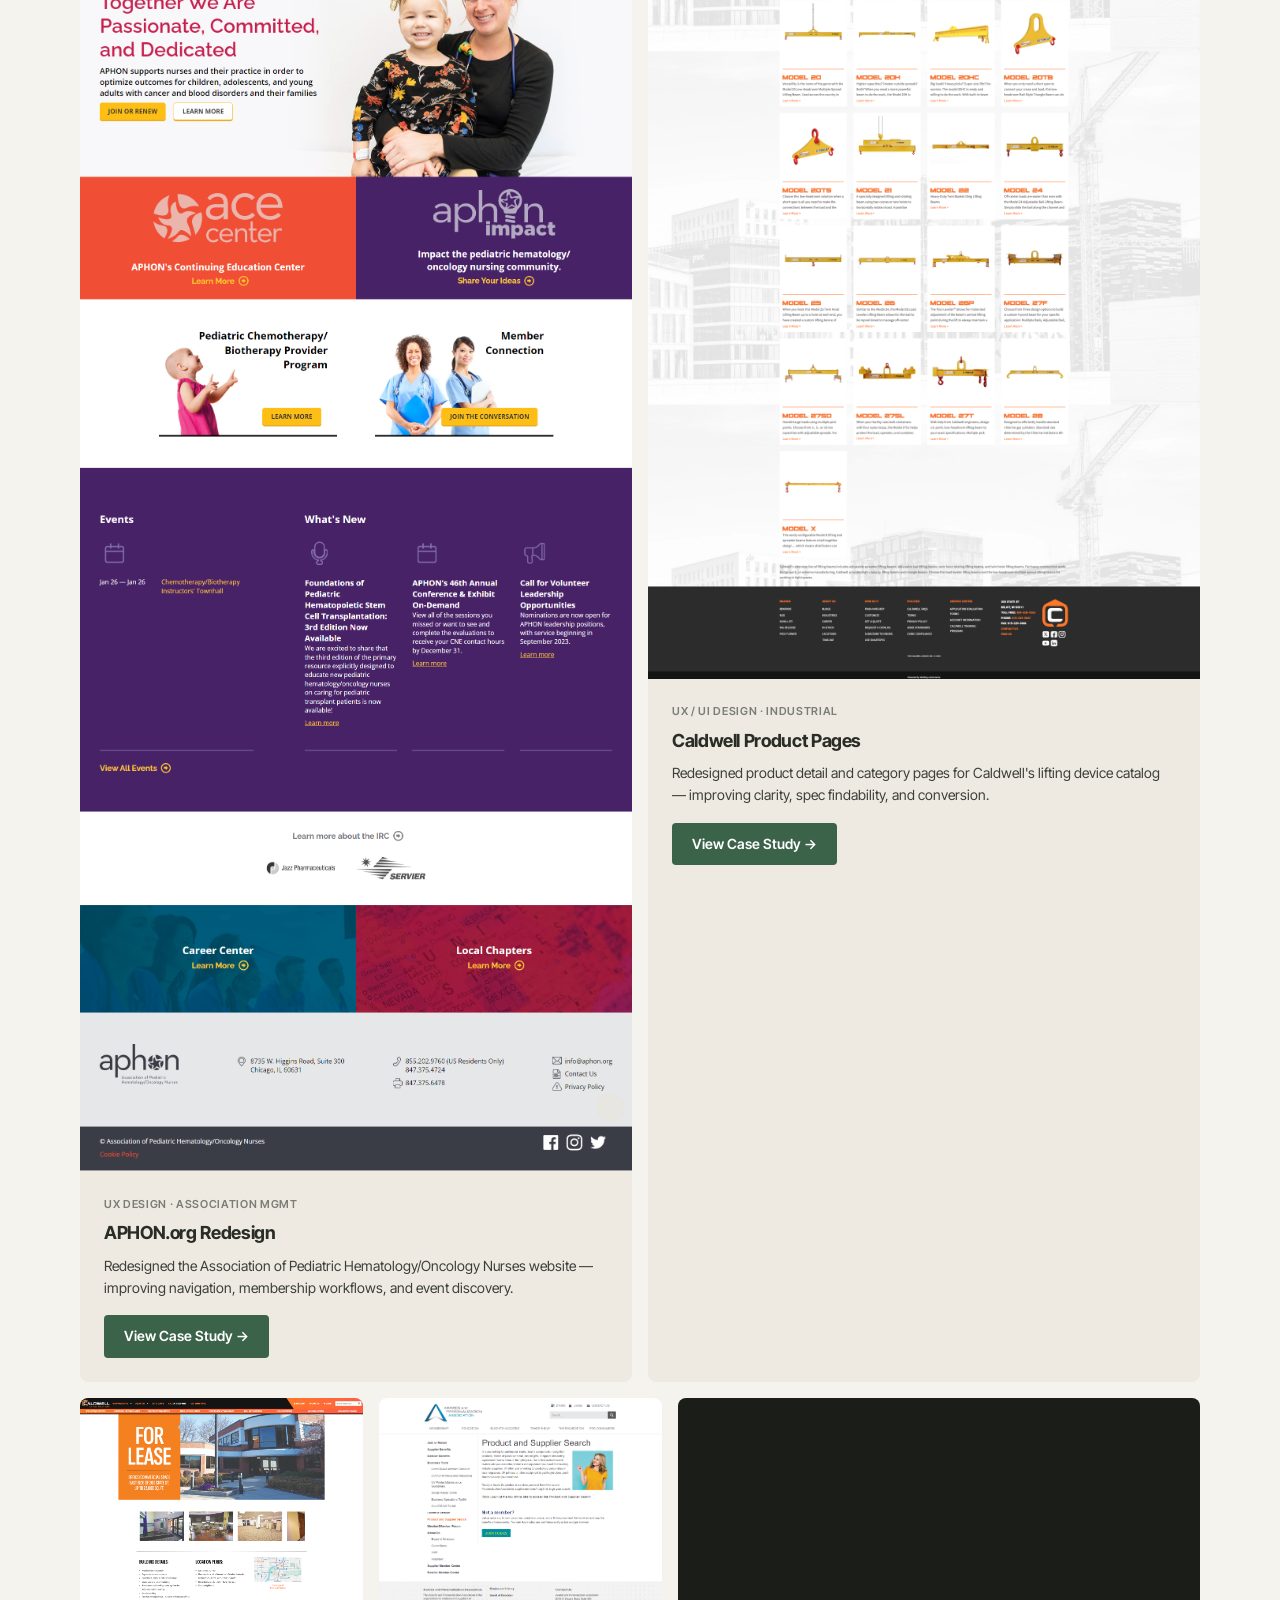
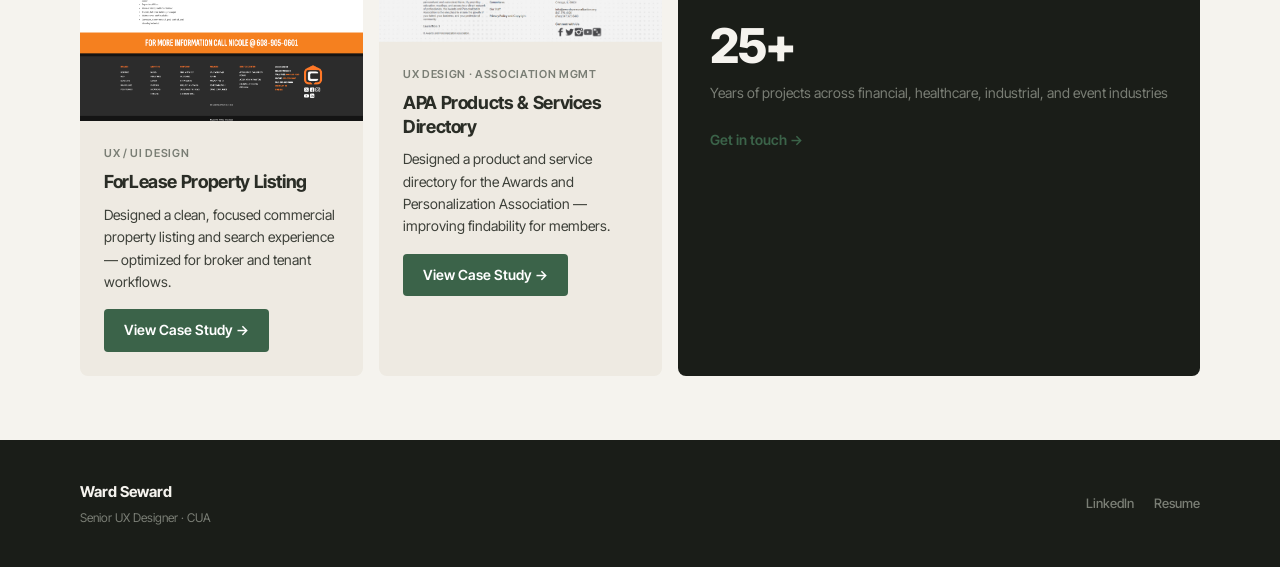
<file: work.html>
<!DOCTYPE html>
<html lang="en">
<head>
  <meta charset="UTF-8">
  <meta name="viewport" content="width=device-width, initial-scale=1.0">
  <title>Work — Ward Seward</title>
  <meta name="description" content="UX design projects and case studies by Ward Seward — 25+ years of usability-led design.">
  <link rel="apple-touch-icon" sizes="180x180" href="assets/favicon_io/apple-touch-icon.png">
  <link rel="icon" type="image/png" sizes="32x32" href="assets/favicon_io/favicon-32x32.png">
  <link rel="icon" type="image/png" sizes="16x16" href="assets/favicon_io/favicon-16x16.png">
  <link rel="shortcut icon" href="assets/favicon_io/favicon.ico">
  <link rel="manifest" href="assets/favicon_io/site.webmanifest">
  <link rel="stylesheet" href="css/styles.css">
<!-- Google tag (gtag.js) -->
<script async src="https://www.googletagmanager.com/gtag/js?id=G-DD519RTJV2"></script>
<script>
  window.dataLayer = window.dataLayer || [];
  function gtag(){dataLayer.push(arguments);}
  gtag('js', new Date());

  gtag('config', 'G-DD519RTJV2');
</script>
</head>
<body>

  <!-- Nav -->
  <nav class="nav">
    <div class="nav-inner">
      <a href="index.html" class="nav-logo">Ward Seward</a>
      <ul class="nav-links">
        <li><a href="work.html" style="color: var(--dark);">Work</a></li>
        <li><a href="about.html">About</a></li>
        <li><a href="resume.html">Resume</a></li>
        <li class="nav-cta"><a href="contact.html">Contact</a></li>
      </ul>
    </div>
  </nav>

  <!-- Page Header -->
  <section style="padding: 80px 0 64px; border-bottom: 1px solid var(--border);">
    <div class="container" style="display: flex; justify-content: space-between; align-items: flex-end;">
      <div>
        <p class="section-label" style="margin-bottom: 10px;">Selected Work</p>
        <h1 style="font-size: 56px; font-weight: 800; color: var(--dark); letter-spacing: -0.04em; line-height: 1.05;">Projects &amp;<br>Case Studies</h1>
      </div>
      <p style="font-size: 15px; color: var(--muted); max-width: 320px; line-height: 1.6; text-align: right;">
        UX design, usability research, and interaction design across 25+ years and multiple industries.
      </p>
    </div>
  </section>

  <!-- Featured SmartSpec -->
  <section style="padding: 64px 0 24px;">
    <div class="container">
      <div class="featured-card">
        <img
          src="assets/portgrabs/caldwell/smartspec_m20-1.png"
          alt="SmartSpec 2.0 configurator"
          class="featured-card-img"
          
        >
        <div class="featured-card-body">
          <div class="featured-badge">
            <span class="badge">Featured</span>
            <span class="year">UX Design · 2024–2025</span>
          </div>
          <h2 class="featured-title">SmartSpec 2.0<br>Online Product Configurator</h2>
          <p class="featured-desc">Redesigned Caldwell's custom lifting device configurator for crane and rigging users. Turned a complex, manual quoting process into a guided experience — registered or not.</p>
          <div class="featured-stats">
            <div>
              <div class="featured-stat-value">+60%</div>
              <div class="featured-stat-label">Usage, first week</div>
            </div>
            <div>
              <div class="featured-stat-value">10+ hrs</div>
              <div class="featured-stat-label">Saved/month per rep</div>
            </div>
            <div>
              <div class="featured-stat-value">Days→Min</div>
              <div class="featured-stat-label">Quote turnaround</div>
            </div>
          </div>
          <a href="case-studies/smartspec.html" class="featured-link">View Case Study →</a>
        </div>
      </div>
    </div>
  </section>

  <!-- Featured Phoenix -->
  <section style="padding: 0 0 24px;">
    <div class="container">
      <div class="featured-card">
        <img
          src="assets/portgrabs/PHX/My-Projects.png"
          alt="BirdDog platform modernization"
          class="featured-card-img"
        >
        <div class="featured-card-body">
          <div class="featured-badge">
            <span class="badge">Featured</span>
            <span class="year">UX/UI Design &amp; Front-End Dev · 2025–Present</span>
          </div>
          <h2 class="featured-title">BirdDog<br>Platform Modernization</h2>
          <p class="featured-desc">Rebuilding BirdDog's enterprise platform section by section — replacing legacy tech with Vue/TypeScript and a new unified design system. Every page redesigned for clarity and usability as part of the conversion.</p>
          <div class="featured-stats">
            <div>
              <div class="featured-stat-value">Vue / TS</div>
              <div class="featured-stat-label">Modern stack</div>
            </div>
            <div>
              <div class="featured-stat-value">New DS</div>
              <div class="featured-stat-label">Design system</div>
            </div>
            <div>
              <div class="featured-stat-value">AI-Led</div>
              <div class="featured-stat-label">Accelerated delivery</div>
            </div>
          </div>
          <a href="case-studies/phoenix.html" class="featured-link">View Case Study →</a>
        </div>
      </div>
    </div>
  </section>

  <!-- More Work Grid -->
  <section style="padding: 0 0 64px;">
    <div class="container">
      <div style="display: flex; justify-content: space-between; align-items: baseline; margin-bottom: 32px;">
        <h2 style="font-size: 22px; font-weight: 700; color: var(--dark); letter-spacing: -0.02em;">More Work</h2>
        <span style="font-size: 13px; color: var(--muted);">Caldwell · AMC · HIMSS · Earlier roles</span>
      </div>

      <!-- Row 1: APHON + Caldwell -->
      <div style="display: grid; grid-template-columns: 1fr 1fr; gap: 16px; margin-bottom: 16px;">
        <div class="card">
          <img src="assets/portgrabs/amc/aphon_home.png" alt="APHON.org" class="card-img">
          <div class="card-body">
            <p class="card-tag">UX Design · Association Mgmt</p>
            <h3 class="card-title">APHON.org Redesign</h3>
            <p class="card-desc">Redesigned the Association of Pediatric Hematology/Oncology Nurses website — improving navigation, membership workflows, and event discovery.</p>
            <a href="case-studies/aphon.html" class="card-link">View Case Study →</a>
          </div>
        </div>
        <div class="card">
          <img src="assets/portgrabs/caldwell/liftingBeams.png" alt="Caldwell product pages" class="card-img">
          <div class="card-body">
            <p class="card-tag">UX / UI Design · Industrial</p>
            <h3 class="card-title">Caldwell Product Pages</h3>
            <p class="card-desc">Redesigned product detail and category pages for Caldwell's lifting device catalog — improving clarity, spec findability, and conversion.</p>
            <a href="case-studies/caldwell.html" class="card-link">View Case Study →</a>
          </div>
        </div>
      </div>

      <!-- Row 2: ForLease + APA + More -->
      <div style="display: grid; grid-template-columns: 1fr 1fr auto; gap: 16px;">
        <div class="card">
          <img src="assets/portgrabs/caldwell/forlease.png" alt="ForLease property listing" class="card-img">
          <div class="card-body">
            <p class="card-tag">UX / UI Design</p>
            <h3 class="card-title">ForLease Property Listing</h3>
            <p class="card-desc">Designed a clean, focused commercial property listing and search experience — optimized for broker and tenant workflows.</p>
            <a href="case-studies/forlease.html" class="card-link">View Case Study →</a>
          </div>
        </div>
        <div class="card">
          <img src="assets/portgrabs/amc/apa_productservicesearch_marketingpage.png" alt="APA Products & Services Directory" class="card-img">
          <div class="card-body">
            <p class="card-tag">UX Design · Association Mgmt</p>
            <h3 class="card-title">APA Products &amp; Services Directory</h3>
            <p class="card-desc">Designed a product and service directory for the Awards and Personalization Association — improving findability for members.</p>
            <a href="case-studies/apa.html" class="card-link">View Case Study →</a>
          </div>
        </div>
        <div class="card" style="background: var(--darker); min-width: 280px; display: flex; flex-direction: column; justify-content: center; padding: 40px 32px;">
          <div style="font-size: 48px; font-weight: 800; color: #F5F3EE; letter-spacing: -0.04em; line-height: 1; margin-bottom: 12px;">25+</div>
          <p style="font-size: 14px; color: var(--muted); line-height: 1.6; margin-bottom: 24px;">Years of projects across financial, healthcare, industrial, and event industries</p>
          <a href="contact.html" style="font-size: 14px; font-weight: 600; color: var(--green);">Get in touch →</a>
        </div>
      </div>
    </div>
  </section>

  <!-- Footer -->
  <footer class="footer">
    <div class="footer-inner">
      <div class="footer-left">
        <div class="footer-name">Ward Seward</div>
        <div class="footer-title">Senior UX Designer · CUA</div>
      </div>
      <div class="footer-links">
        <a href="https://linkedin.com/in/wardseward" target="_blank">LinkedIn</a>
        <a href="ward-seward-resume.pdf" target="_blank">Resume</a>
      </div>
    </div>
  </footer>

</body>
</html>
</file>
<file: css/styles.css>
/* ============================================================
   Ward Seward Portfolio — Global Styles
   ============================================================ */

@import url('https://fonts.googleapis.com/css2?family=Inter+Tight:ital,wght@0,400;0,500;0,600;0,700;0,800;1,400&family=DM+Serif+Display:ital@1&display=swap');

/* ── Custom Properties ─────────────────────────────────────── */
:root {
  --bg:        #F5F3EE;
  --dark:      #2A2D26;
  --darker:    #1A1D18;
  --green:     #3B6349;
  --muted:     #7A7E75;
  --body:      #3C3F38;
  --border:    #D8D4CC;
  --card-bg:   #EEEAE2;

  --font-main: 'Inter Tight', sans-serif;
  --font-serif: 'DM Serif Display', serif;

  --max-w: 1280px;
  --pad-x: 80px;
  --pad-x-sm: 24px;
}

/* ── Reset ──────────────────────────────────────────────────── */
*, *::before, *::after { box-sizing: border-box; margin: 0; padding: 0; }
html { scroll-behavior: smooth; }
body {
  font-family: var(--font-main);
  background: var(--bg);
  color: var(--body);
  font-size: 16px;
  line-height: 1.6;
  -webkit-font-smoothing: antialiased;
}
img { display: block; max-width: 100%; height: auto; }
a { color: inherit; text-decoration: none; }

/* ── Layout ─────────────────────────────────────────────────── */
.container {
  max-width: var(--max-w);
  margin: 0 auto;
  padding: 0 var(--pad-x);
}

/* ── Navigation ─────────────────────────────────────────────── */
.nav {
  position: sticky;
  top: 0;
  z-index: 100;
  background: var(--bg);
  border-bottom: 1px solid var(--border);
}
.nav-inner {
  max-width: var(--max-w);
  margin: 0 auto;
  padding: 0 var(--pad-x);
  height: 64px;
  display: flex;
  align-items: center;
  justify-content: space-between;
}
.nav-logo {
  font-weight: 700;
  font-size: 15px;
  color: var(--dark);
  letter-spacing: -0.02em;
}
.nav-links {
  display: flex;
  align-items: center;
  gap: 28px;
  list-style: none;
}
.nav-links a {
  font-size: 14px;
  font-weight: 500;
  color: var(--muted);
}
.nav-links .nav-cta a {
  background: var(--green);
  color: #fff;
  padding: 8px 18px;
  border-radius: 4px;
  font-weight: 600;
  transition: background 0.15s ease, transform 0.15s ease, box-shadow 0.15s ease;
}
.nav-links .nav-cta a:hover {
  background: #2e4e3a;
  transform: translateY(-2px);
  box-shadow: 0 8px 24px rgba(59, 99, 73, 0.32);
}

/* ── Footer ─────────────────────────────────────────────────── */
.footer {
  background: var(--darker);
  padding: 40px var(--pad-x);
}
.footer-inner {
  max-width: var(--max-w);
  margin: 0 auto;
  display: flex;
  justify-content: space-between;
  align-items: center;
}
.footer-left .footer-name {
  font-weight: 700;
  font-size: 15px;
  color: #F5F3EE;
}
.footer-left .footer-title {
  font-size: 12px;
  color: var(--muted);
  margin-top: 4px;
}
.footer-links {
  display: flex;
  gap: 20px;
}
.footer-links a {
  font-size: 13px;
  font-weight: 500;
  color: var(--muted);
}

/* ── Case Study Footer ───────────────────────────────────────── */
.cs-footer {
  background: var(--darker);
  padding: 32px var(--pad-x);
}
.cs-footer-inner {
  max-width: var(--max-w);
  margin: 0 auto;
  display: flex;
  justify-content: space-between;
  align-items: center;
}
.cs-footer-left .footer-name { font-weight: 700; font-size: 15px; color: #F5F3EE; }
.cs-footer-left .footer-title { font-size: 12px; color: var(--muted); margin-top: 4px; }
.cs-footer-links { display: flex; gap: 24px; }
.cs-footer-links a { font-size: 13px; font-weight: 500; color: var(--muted); }

/* ── Buttons ─────────────────────────────────────────────────── */
.btn {
  display: inline-flex;
  align-items: center;
  padding: 12px 24px;
  font-family: var(--font-main);
  font-size: 14px;
  font-weight: 600;
  border-radius: 4px;
  cursor: pointer;
  border: none;
}
.btn-primary {
  background: var(--green);
  color: #fff;
  transition: background 0.15s ease, transform 0.15s ease, box-shadow 0.15s ease;
}
.btn-primary:hover {
  background: #2e4e3a;
  transform: translateY(-2px);
  box-shadow: 0 8px 24px rgba(59, 99, 73, 0.32);
}
.btn-outline {
  background: transparent;
  color: var(--dark);
  border: 1.5px solid var(--border);
  transition: background 0.15s ease, color 0.15s ease, border-color 0.15s ease, transform 0.15s ease, box-shadow 0.15s ease;
}
.btn-outline:hover {
  background: var(--green);
  color: #fff;
  border-color: var(--green);
  transform: translateY(-2px);
  box-shadow: 0 8px 24px rgba(59, 99, 73, 0.32);
}

/* ── Section Labels ──────────────────────────────────────────── */
.section-label {
  font-size: 11px;
  font-weight: 600;
  letter-spacing: 0.08em;
  text-transform: uppercase;
  color: var(--muted);
}

/* ── Horizontal Rule ─────────────────────────────────────────── */
.divider { border: none; border-top: 1px solid var(--border); }

/* ── Stats Bar ───────────────────────────────────────────────── */
.stats-bar {
  border-top: 1px solid var(--border);
  border-bottom: 1px solid var(--border);
  padding: 32px 0;
}
.stats-bar-inner {
  max-width: var(--max-w);
  margin: 0 auto;
  padding: 0 var(--pad-x);
  display: grid;
  grid-template-columns: repeat(4, 1fr);
  gap: 0;
}
.stat {
  padding: 0 32px;
  border-right: 1px solid var(--border);
}
.stat:first-child { padding-left: 0; }
.stat:last-child { border-right: none; }
.stat-value {
  font-size: 36px;
  font-weight: 800;
  color: var(--dark);
  letter-spacing: -0.03em;
  line-height: 1;
  margin-bottom: 6px;
}
.stat-label { font-size: 13px; color: var(--muted); }

/* ── Cards ───────────────────────────────────────────────────── */
.card {
  background: var(--card-bg);
  border-radius: 8px;
  overflow: hidden;
}
.card-img {
  width: 100%;
  object-fit: cover;
  object-position: top;
  display: block;
}
.card-body { padding: 24px; }
.card-tag {
  font-size: 11px;
  font-weight: 600;
  letter-spacing: 0.06em;
  text-transform: uppercase;
  color: var(--muted);
  margin-bottom: 8px;
}
.card-title {
  font-size: 18px;
  font-weight: 700;
  color: var(--dark);
  letter-spacing: -0.02em;
  margin-bottom: 10px;
  line-height: 1.3;
}
.card-desc {
  font-size: 14px;
  color: var(--body);
  line-height: 1.6;
  margin-bottom: 16px;
}
.card-link {
  display: inline-flex;
  align-items: center;
  padding: 10px 20px;
  font-size: 14px;
  font-weight: 600;
  background: var(--green);
  color: #fff;
  border-radius: 4px;
  transition: background 0.15s ease, transform 0.15s ease, box-shadow 0.15s ease;
}
.card-link:hover {
  background: #2e4e3a;
  transform: translateY(-2px);
  box-shadow: 0 8px 24px rgba(59, 99, 73, 0.32);
}

/* ── Featured Card ───────────────────────────────────────────── */
.featured-card {
  background: var(--card-bg);
  border-radius: 8px;
  overflow: hidden;
  display: grid;
  grid-template-columns: 1fr 1fr;
}
.featured-card-img {
  width: 100%;
  height: auto;
  object-position: 50% 50%;
}
.featured-card-body {
  padding: 48px;
  display: flex;
  flex-direction: column;
  justify-content: center;
  gap: 16px;
}
.featured-badge {
  display: inline-flex;
  align-items: center;
  gap: 12px;
}
.featured-badge .badge {
  background: var(--dark);
  color: #fff;
  font-size: 10px;
  font-weight: 700;
  letter-spacing: 0.08em;
  text-transform: uppercase;
  padding: 4px 10px;
  border-radius: 2px;
}
.featured-badge .year {
  font-size: 13px;
  color: var(--muted);
}
.featured-title {
  font-size: 28px;
  font-weight: 800;
  color: var(--dark);
  letter-spacing: -0.03em;
  line-height: 1.2;
}
.featured-desc {
  font-size: 15px;
  color: var(--body);
  line-height: 1.65;
}
.featured-stats {
  display: flex;
  gap: 24px;
}
.featured-stat-value {
  font-size: 18px;
  font-weight: 700;
  color: var(--dark);
  letter-spacing: -0.02em;
}
.featured-stat-label { font-size: 12px; color: var(--muted); }
.featured-link {
  display: inline-flex;
  align-items: center;
  padding: 10px 20px;
  font-size: 14px;
  font-weight: 600;
  background: var(--green);
  color: #fff;
  border-radius: 4px;
  align-self: flex-start;
  transition: background 0.15s ease, transform 0.15s ease, box-shadow 0.15s ease;
}
.featured-link:hover {
  background: #2e4e3a;
  transform: translateY(-2px);
  box-shadow: 0 8px 24px rgba(59, 99, 73, 0.32);
}

/* ── Section Header ──────────────────────────────────────────── */
.section-header {
  padding: 64px var(--pad-x) 40px;
  max-width: var(--max-w);
  margin: 0 auto;
}
.section-header .label { margin-bottom: 8px; }
.section-header h1 {
  font-size: 48px;
  font-weight: 800;
  color: var(--dark);
  letter-spacing: -0.04em;
  line-height: 1.1;
}
.section-header h2 {
  font-size: 36px;
  font-weight: 800;
  color: var(--dark);
  letter-spacing: -0.03em;
  line-height: 1.15;
}
.section-header p {
  font-size: 15px;
  color: var(--muted);
  max-width: 480px;
  margin-top: 12px;
}

/* ── Case Study Styles ───────────────────────────────────────── */
.cs-hero {
  padding: 80px var(--pad-x) 60px;
  border-bottom: 1px solid var(--border);
}
.cs-hero-inner {
  max-width: var(--max-w);
  margin: 0 auto;
}
.cs-meta {
  font-size: 12px;
  font-weight: 600;
  letter-spacing: 0.08em;
  text-transform: uppercase;
  color: var(--muted);
  margin-bottom: 20px;
}
.cs-title {
  font-size: 56px;
  font-weight: 800;
  color: var(--dark);
  letter-spacing: -0.04em;
  line-height: 1.05;
  margin-bottom: 20px;
  max-width: 780px;
}
.cs-subtitle {
  font-size: 16px;
  color: var(--body);
  max-width: 600px;
  line-height: 1.65;
  margin-bottom: 48px;
}
.cs-stats {
  display: flex;
  gap: 0;
  border-top: 1px solid var(--border);
  padding-top: 32px;
}
.cs-stat {
  padding-right: 48px;
  border-right: 1px solid var(--border);
  margin-right: 48px;
}
.cs-stat:last-child { border-right: none; margin-right: 0; }
.cs-stat-value {
  font-size: 36px;
  font-weight: 800;
  color: var(--dark);
  letter-spacing: -0.03em;
  line-height: 1;
  margin-bottom: 4px;
}
.cs-stat-label { font-size: 12px; color: var(--muted); }
.cs-stat-role { font-size: 15px; font-weight: 600; color: var(--dark); }

.cs-hero-img {
  background: var(--darker);
  padding: 48px var(--pad-x);
  display: flex;
  justify-content: center;
}
.cs-hero-img img {
  max-width: var(--max-w);
  width: 100%;
  border-radius: 4px;
}

.cs-two-col {
  max-width: var(--max-w);
  margin: 0 auto;
  padding: 80px var(--pad-x);
  display: grid;
  grid-template-columns: 1fr 1fr;
  gap: 80px;
}

.cs-section-label {
  font-size: 11px;
  font-weight: 600;
  letter-spacing: 0.08em;
  text-transform: uppercase;
  color: var(--muted);
  margin-bottom: 12px;
}
.cs-section-title {
  font-size: 28px;
  font-weight: 800;
  color: var(--dark);
  letter-spacing: -0.03em;
  line-height: 1.2;
  margin-bottom: 24px;
}

.cs-bullets { list-style: none; display: flex; flex-direction: column; gap: 16px; }
.cs-bullets li {
  
  font-size: 15px;
  color: var(--body);
  line-height: 1.6;
}
.cs-bullets li::before {
  content: '';
  width: 6px;
  height: 6px;
  border-radius: 50%;
  background: var(--green);
  flex-shrink: 0;
  margin-top: 8px;
}

.cs-numbered { list-style: none; display: flex; flex-direction: column; gap: 20px; }
.cs-numbered li {
  display: flex;
  gap: 20px;
  align-items: flex-start;
  font-size: 15px;
  color: var(--body);
  line-height: 1.6;
}
.cs-numbered li .num {
  font-size: 13px;
  font-weight: 700;
  color: var(--muted);
  min-width: 24px;
  padding-top: 2px;
}

.cs-dd-section {
  padding: 80px var(--pad-x);
  border-top: 1px solid var(--border);
}
.cs-dd-section-inner { max-width: var(--max-w); margin: 0 auto; }
.cs-dd-header { margin-bottom: 56px; }
.cs-dd-header .cs-section-label { margin-bottom: 8px; }
.cs-dd-header .cs-section-title { margin-bottom: 0; }

.cs-dd-row {
  display: grid;
  grid-template-columns: 1fr 1fr;
  gap: 80px;
  align-items: start;
  margin-bottom: 80px;
}
.cs-dd-row:last-child { margin-bottom: 0; }
.cs-dd-row.reverse { direction: rtl; }
.cs-dd-row.reverse > * { direction: ltr; }

.dd-num {
  font-size: 64px;
  font-weight: 800;
  color: var(--border);
  letter-spacing: -0.05em;
  line-height: 1;
  margin-bottom: 8px;
}
.dd-title {
  font-size: 20px;
  font-weight: 700;
  color: var(--dark);
  letter-spacing: -0.02em;
  margin-bottom: 16px;
}
.dd-body {
  font-size: 15px;
  color: var(--body);
  line-height: 1.65;
  margin-bottom: 12px;
}
.dd-img {
  border-radius: 4px;
  overflow: hidden;
  background: var(--card-bg);
}
.dd-img img {
  width: 100%;
  object-fit: cover;
  object-position: top;
  display: block;
}

.cs-results {
  padding: 80px var(--pad-x);
  background: var(--darker);
  color: #F5F3EE;
}
.cs-results-inner { max-width: var(--max-w); margin: 0 auto; }
.cs-results .cs-section-label { color: var(--muted); margin-bottom: 8px; }
.cs-results .cs-section-title { color: #F5F3EE; margin-bottom: 48px; }
.results-grid {
  display: grid;
  grid-template-columns: repeat(3, 1fr);
  gap: 2px;
}
.result-card {
  background: #232620;
  padding: 32px;
}
.result-card:first-child { border-radius: 8px 0 0 8px; }
.result-card:last-child { border-radius: 0 8px 8px 0; }
.result-label { font-size: 11px; font-weight: 600; letter-spacing: 0.08em; text-transform: uppercase; color: var(--muted); margin-bottom: 12px; }
.result-value { font-size: 32px; font-weight: 800; color: #F5F3EE; letter-spacing: -0.03em; line-height: 1; margin-bottom: 16px; }
.result-desc { font-size: 14px; color: #8A8E85; line-height: 1.6; }

.cs-next-role {
  max-width: var(--max-w);
  margin: 0 auto;
  padding: 80px var(--pad-x);
  display: grid;
  grid-template-columns: 1fr 1fr;
  gap: 80px;
}
.cs-next-label { font-size: 11px; font-weight: 600; letter-spacing: 0.08em; text-transform: uppercase; color: var(--muted); margin-bottom: 12px; }
.cs-next-title { font-size: 20px; font-weight: 700; color: var(--dark); letter-spacing: -0.02em; margin-bottom: 24px; }
.cs-next-list { list-style: none; display: flex; flex-direction: column; gap: 12px; }
.cs-next-list li { display: flex; gap: 10px; font-size: 14px; color: var(--body); line-height: 1.5; }
.cs-next-list li::before { content: '→'; color: var(--green); flex-shrink: 0; }
.cs-role-list { list-style: none; display: flex; flex-direction: column; gap: 12px; }
.cs-role-list li { display: flex; gap: 10px; font-size: 14px; color: var(--body); line-height: 1.5; }
.cs-role-list li::before { content: '·'; color: var(--muted); flex-shrink: 0; }

/* ── Process Steps ───────────────────────────────────────────── */
.process-grid {
  display: grid;
  grid-template-columns: repeat(3, 1fr);
  gap: 2px;
  margin-top: 40px;
}
.process-step {
  background: var(--card-bg);
  padding: 32px;
}
.process-step:first-child { border-radius: 8px 0 0 8px; }
.process-step:last-child { border-radius: 0 8px 8px 0; }
.process-num { font-size: 11px; font-weight: 700; color: var(--green); letter-spacing: 0.08em; text-transform: uppercase; margin-bottom: 12px; }
.process-title { font-size: 16px; font-weight: 700; color: var(--dark); margin-bottom: 12px; }
.process-body { font-size: 14px; color: var(--body); line-height: 1.6; }

/* ── Quote / Callout ─────────────────────────────────────────── */
.callout {
  background: var(--card-bg);
  border-left: 3px solid var(--green);
  padding: 20px 24px;
  border-radius: 0 4px 4px 0;
  font-size: 15px;
  font-style: italic;
  color: var(--body);
  line-height: 1.6;
  margin-top: 16px;
}

/* ── Resume Page ─────────────────────────────────────────────── */
.resume-layout {
  max-width: var(--max-w);
  margin: 0 auto;
  padding: 80px var(--pad-x);
  display: grid;
  grid-template-columns: 340px 1fr;
  gap: 80px;
  align-items: start;
}
.resume-sidebar { display: flex; flex-direction: column; gap: 48px; }
.resume-main { display: flex; flex-direction: column; gap: 56px; }
.resume-section-label {
  font-size: 11px;
  font-weight: 600;
  letter-spacing: 0.08em;
  text-transform: uppercase;
  color: var(--muted);
  margin-bottom: 16px;
  padding-bottom: 10px;
  border-bottom: 1px solid var(--border);
}
.skill-list { list-style: none; display: flex; flex-direction: column; gap: 8px; }
.skill-list li { font-size: 14px; color: var(--body); }
.skill-group { margin-bottom: 20px; }
.skill-group-label { font-size: 12px; font-weight: 700; color: var(--dark); margin-bottom: 8px; }
.job { margin-bottom: 40px; }
.job:last-child { margin-bottom: 0; }
.job-header { margin-bottom: 12px; }
.job-title { font-size: 18px; font-weight: 700; color: var(--dark); letter-spacing: -0.02em; }
.job-meta { font-size: 13px; color: var(--muted); margin-top: 2px; }
.job-intro { font-size: 14px; font-style: italic; color: var(--muted); margin-bottom: 12px; line-height: 1.5; }
.job-bullets { list-style: none; display: flex; flex-direction: column; gap: 8px; }
.job-bullets li { display: flex; gap: 10px; font-size: 14px; color: var(--body); line-height: 1.5; }
.job-bullets li::before { content: '–'; color: var(--muted); flex-shrink: 0; }
.earlier-list { list-style: none; display: flex; flex-direction: column; gap: 10px; }
.earlier-item { display: flex; justify-content: space-between; font-size: 14px; }
.earlier-item .company { font-weight: 600; color: var(--dark); }
.earlier-item .role { color: var(--body); }
.earlier-item .dates { color: var(--muted); font-size: 13px; white-space: nowrap; margin-left: 16px; }
.earlier-note { font-size: 13px; font-style: italic; color: var(--muted); margin-top: 12px; }
.resume-header-row {
  max-width: var(--max-w);
  margin: 0 auto;
  padding: 56px var(--pad-x) 0;
  display: flex;
  justify-content: space-between;
  align-items: flex-end;
}
.resume-name { font-size: 48px; font-weight: 800; color: var(--dark); letter-spacing: -0.04em; line-height: 1; }
.resume-headline { font-size: 15px; color: var(--muted); margin-top: 6px; }
.resume-contact { font-size: 13px; color: var(--muted); text-align: right; line-height: 1.8; }

/* ── About Page ──────────────────────────────────────────────── */
.about-hero {
  max-width: var(--max-w);
  margin: 0 auto;
  padding: 80px var(--pad-x) 60px;
}
.about-headline {
  font-size: 56px;
  font-weight: 800;
  color: var(--dark);
  letter-spacing: -0.04em;
  line-height: 1.05;
  margin-bottom: 20px;
}
.about-headline em {
  font-family: var(--font-serif);
  font-weight: 400;
  font-style: italic;
  color: var(--green);
}
.about-sub {
  font-size: 16px;
  color: var(--body);
  max-width: 600px;
  line-height: 1.65;
}
.about-bio-section {
  border-top: 1px solid var(--border);
  padding: 64px 0;
}
.about-bio-inner {
  max-width: var(--max-w);
  margin: 0 auto;
  padding: 0 var(--pad-x);
  display: grid;
  grid-template-columns: 280px 1fr;
  gap: 80px;
  align-items: start;
}
.about-photo {
  width: 280px;
  height: 340px;
  flex-shrink: 0;
  border-radius: 0;
  object-fit: cover;
  object-position: center top;
  outline: 10px solid #ffffff;
  filter: drop-shadow(rgba(0,0,0,0.6) 4px 4px 5px);
}
.about-family-portrait {
  width: 100%;
  height: 249px;
  object-fit: cover;
  object-position: center;
  outline: 8px solid #fdfdfd;
  filter: drop-shadow(rgba(0,0,0,0.4) 3px 3px 4px);
  display: block;
  margin-top: 24px;
}
.contact-photo {
  width: 180px;
  height: 180px;
  border-radius: 50%;
  object-fit: cover;
  object-position: center;
  filter: drop-shadow(rgba(0,0,0,0.6) 3px 3px 5px) grayscale(100%);
  display: block;
  margin-top: 32px;
}
.about-bio-text { display: flex; flex-direction: column; gap: 20px; }
.about-bio-text p { font-size: 16px; color: var(--body); line-height: 1.7; }
.about-bio-text blockquote {
  border-left: 3px solid var(--green);
  padding-left: 20px;
  font-size: 16px;
  font-style: italic;
  color: var(--dark);
  line-height: 1.6;
}
.about-skills-section {
  padding: 64px 0;
  border-top: 1px solid var(--border);
}
.about-skills-inner {
  max-width: var(--max-w);
  margin: 0 auto;
  padding: 0 var(--pad-x);
  display: grid;
  grid-template-columns: 1fr 1fr 1fr;
  gap: 64px;
}
.about-skills-col-label {
  font-size: 12px;
  font-weight: 700;
  letter-spacing: 0.06em;
  text-transform: uppercase;
  color: var(--muted);
  margin-bottom: 20px;
  padding-bottom: 12px;
  border-bottom: 1px solid var(--border);
}
.about-skill-list { list-style: none; display: flex; flex-direction: column; gap: 10px; }
.about-skill-list li { font-size: 14px; color: var(--body); }
.gallup-list { list-style: none; display: flex; flex-direction: column; gap: 12px; }
.gallup-item { display: flex; gap: 14px; align-items: baseline; }
.gallup-num { font-size: 11px; font-weight: 700; color: var(--muted); min-width: 20px; }
.gallup-strength { font-size: 15px; font-weight: 600; color: var(--dark); }
.cred-list { list-style: none; display: flex; flex-direction: column; gap: 16px; }
.cred-item .cred-title { font-size: 15px; font-weight: 600; color: var(--dark); }
.cred-item .cred-sub { font-size: 13px; color: var(--muted); margin-top: 2px; }

/* ── Contact Page ────────────────────────────────────────────── */
.contact-layout {
  max-width: var(--max-w);
  margin: 0 auto;
  padding: 80px var(--pad-x);
  display: grid;
  grid-template-columns: 1fr 1fr;
  gap: 80px;
  align-items: start;
}
.contact-intro-label { font-size: 11px; font-weight: 600; letter-spacing: 0.08em; text-transform: uppercase; color: var(--muted); margin-bottom: 16px; }
.contact-headline { font-size: 48px; font-weight: 800; color: var(--dark); letter-spacing: -0.04em; line-height: 1.1; margin-bottom: 20px; }
.contact-body { font-size: 16px; color: var(--body); line-height: 1.65; margin-bottom: 32px; }
.contact-linkedin { font-size: 15px; font-weight: 600; color: var(--green); }
.contact-form-label { font-size: 11px; font-weight: 600; letter-spacing: 0.08em; text-transform: uppercase; color: var(--muted); margin-bottom: 24px; }
.form-group { margin-bottom: 20px; }
.form-group label { display: block; font-size: 13px; font-weight: 600; color: var(--dark); margin-bottom: 6px; }
.form-group input, .form-group textarea {
  width: 100%;
  padding: 12px 14px;
  background: var(--card-bg);
  border: 1px solid var(--border);
  border-radius: 4px;
  font-family: var(--font-main);
  font-size: 14px;
  color: var(--body);
  outline: none;
}
.form-group textarea { resize: vertical; min-height: 120px; }
.form-group input:focus, .form-group textarea:focus { border-color: var(--green); }

/* ── Home Hero ───────────────────────────────────────────────── */
.home-hero {
  padding: 80px 0 0;
  border-bottom: 1px solid var(--border);
}
.home-hero-inner {
  max-width: var(--max-w);
  margin: 0 auto;
  display: grid;
  grid-template-columns: 1fr auto;
  gap: 64px;
  align-items: center;
  padding: 0 var(--pad-x) 80px;
}
.home-hero-label {
  font-size: 12px;
  font-weight: 600;
  letter-spacing: 0.08em;
  text-transform: uppercase;
  color: var(--muted);
  margin-bottom: 24px;
}
.home-hero-headline {
  font-size: 72px;
  font-weight: 800;
  color: var(--dark);
  letter-spacing: -0.04em;
  line-height: 1.0;
  margin-bottom: 24px;
}
.home-hero-headline em {
  font-family: var(--font-serif);
  font-weight: 400;
  font-style: italic;
  color: var(--green);
}
.home-hero-sub {
  font-size: 16px;
  color: var(--body);
  max-width: 480px;
  line-height: 1.65;
  margin-bottom: 36px;
}
.home-hero-btns { display: flex; gap: 16px; }
.home-hero-photo img {
  width: 309px;
  height: 464px;
  object-fit: cover;
  object-position: top;
  border-radius: 0;
  display: block;
  outline: 10px solid #ffffff;
  filter: drop-shadow(rgba(0,0,0,0.6) 4px 4px 5px);
}

/* ── Lightbox ────────────────────────────────────────────────── */
.lb-trigger {
  cursor: zoom-in;
}
.lb-overlay {
  display: none;
  position: fixed;
  inset: 0;
  background: rgba(10, 12, 10, 0.88);
  z-index: 9000;
  align-items: center;
  justify-content: center;
  gap: 20px;
  padding: 32px;
  animation: lb-fade-in 0.2s ease;
}
.lb-overlay.lb-active {
  display: flex;
}
@keyframes lb-fade-in {
  from { opacity: 0; }
  to   { opacity: 1; }
}
.lb-img-wrap {
  display: flex;
  flex-direction: column;
  align-items: center;
  justify-content: center;
  flex: 1;
  min-width: 0;
  max-height: 100%;
  gap: 16px;
}
.lb-img {
  max-width: 82vw;
  max-height: 84vh;
  border-radius: 4px;
  box-shadow: 0 32px 96px rgba(0, 0, 0, 0.7);
  cursor: default;
  display: block;
}
.lb-close {
  position: fixed;
  top: 20px;
  right: 24px;
  background: none;
  border: none;
  color: #fff;
  font-size: 32px;
  line-height: 1;
  cursor: pointer;
  opacity: 0.65;
  padding: 4px 8px;
  font-family: var(--font-main);
  font-weight: 300;
}
.lb-close:hover { opacity: 1; }
.lb-prev,
.lb-next {
  display: none; /* shown via JS when group has multiple images */
  flex-shrink: 0;
  align-items: center;
  justify-content: center;
  width: 48px;
  height: 48px;
  background: rgba(255, 255, 255, 0.12);
  border: 1px solid rgba(255, 255, 255, 0.2);
  border-radius: 50%;
  color: #fff;
  font-size: 20px;
  cursor: pointer;
  transition: background 0.15s;
}
.lb-prev:hover,
.lb-next:hover {
  background: rgba(255, 255, 255, 0.25);
}
.lb-counter {
  display: none; /* shown via JS */
  font-size: 14px;
  font-weight: 700;
  letter-spacing: 0.06em;
  text-transform: uppercase;
  color: #fff;
  font-family: var(--font-main);
  text-align: center;
}

/* ── Before / After Comparison ──────────────────────────────── */
.cs-compare {
  display: grid;
  grid-template-columns: 1fr 1fr;
  gap: 6px;
}
.cs-compare-pane {
  border-radius: 4px;
  overflow: hidden;
  background: var(--card-bg);
}
.cs-compare-label {
  font-size: 10px;
  font-weight: 700;
  letter-spacing: 0.1em;
  text-transform: uppercase;
  color: var(--muted);
  padding: 7px 10px;
  border-bottom: 1px solid var(--border);
}
.cs-compare-pane img {
  width: 100%;
  object-fit: cover;
  object-position: top;
  display: block;
}

/* ── Screen Gallery ──────────────────────────────────────────── */
.cs-gallery {
  padding: 80px var(--pad-x);
  border-top: 1px solid var(--border);
}
.cs-gallery-inner { max-width: var(--max-w); margin: 0 auto; }
.cs-gallery-header { margin-bottom: 40px; }
.cs-gallery-grid {
  display: grid;
  grid-template-columns: repeat(3, 1fr);
  gap: 12px;
}
.cs-gallery-item {
  border-radius: 4px;
  overflow: hidden;
  background: var(--card-bg);
}
.cs-gallery-item img {
  width: 100%;
  object-fit: cover;
  object-position: top;
  display: block;
  max-height: 220px;
}
.cs-gallery-caption {
  font-size: 12px;
  color: var(--muted);
  padding: 8px 10px;
  border-top: 1px solid var(--border);
}

/* ── Responsive ──────────────────────────────────────────────── */
@media (max-width: 900px) {
  :root { --pad-x: var(--pad-x-sm); }

  .nav-inner { padding: 0 var(--pad-x-sm); }
  .nav-links { gap: 16px; }

  .featured-card { grid-template-columns: 1fr; }
  .featured-card-img { height: 260px; }
  .featured-card-body { padding: 28px; }
  .featured-title { font-size: 22px; }

  .stats-bar-inner { grid-template-columns: repeat(2, 1fr); gap: 24px; }
  .stat { border-right: none; padding: 0; }

  .cs-title { font-size: 36px; }
  .cs-two-col { grid-template-columns: 1fr; gap: 40px; padding: 48px var(--pad-x-sm); }
  .cs-dd-row { grid-template-columns: 1fr; gap: 32px; }
  .cs-dd-row.reverse { direction: ltr; }
  .results-grid { grid-template-columns: 1fr; }
  .result-card { border-radius: 0; }
  .result-card:first-child { border-radius: 8px 8px 0 0; }
  .result-card:last-child { border-radius: 0 0 8px 8px; }
  .cs-next-role { grid-template-columns: 1fr; gap: 48px; padding: 48px var(--pad-x-sm); }
  .process-grid { grid-template-columns: 1fr; }
  .process-step { border-radius: 0; }
  .process-step:first-child { border-radius: 8px 8px 0 0; }
  .process-step:last-child { border-radius: 0 0 8px 8px; }

  .about-bio-inner { grid-template-columns: 1fr; }
  .about-photo { width: 100%; max-width: 280px; }
  .about-skills-inner { grid-template-columns: 1fr; gap: 40px; }
  .about-headline { font-size: 36px; }

  .resume-layout { grid-template-columns: 1fr; gap: 48px; }
  .resume-header-row { flex-direction: column; align-items: flex-start; gap: 16px; }
  .resume-contact { text-align: left; }
  .resume-name { font-size: 36px; }

  .contact-layout { grid-template-columns: 1fr; gap: 48px; }
  .contact-headline { font-size: 36px; }

  .cs-stats { flex-wrap: wrap; gap: 24px; }
  .cs-stat { border-right: none; margin-right: 0; padding-right: 0; }

  .home-hero { padding-top: 48px; }
  .home-hero-inner {
    grid-template-columns: 1fr;
    gap: 32px;
    padding-bottom: 48px;
  }
  .home-hero-headline { font-size: 40px; }
  .home-hero-photo { display: none; }

  .footer-inner { flex-direction: column; align-items: flex-start; gap: 20px; }
  .footer { padding: 32px var(--pad-x-sm); }
  .cs-footer-inner { flex-direction: column; align-items: flex-start; gap: 16px; }
  .cs-footer { padding: 32px var(--pad-x-sm); }

  .cs-gallery { padding: 48px var(--pad-x-sm); }
  .cs-gallery-grid { grid-template-columns: 1fr 1fr; }
}
</file>
